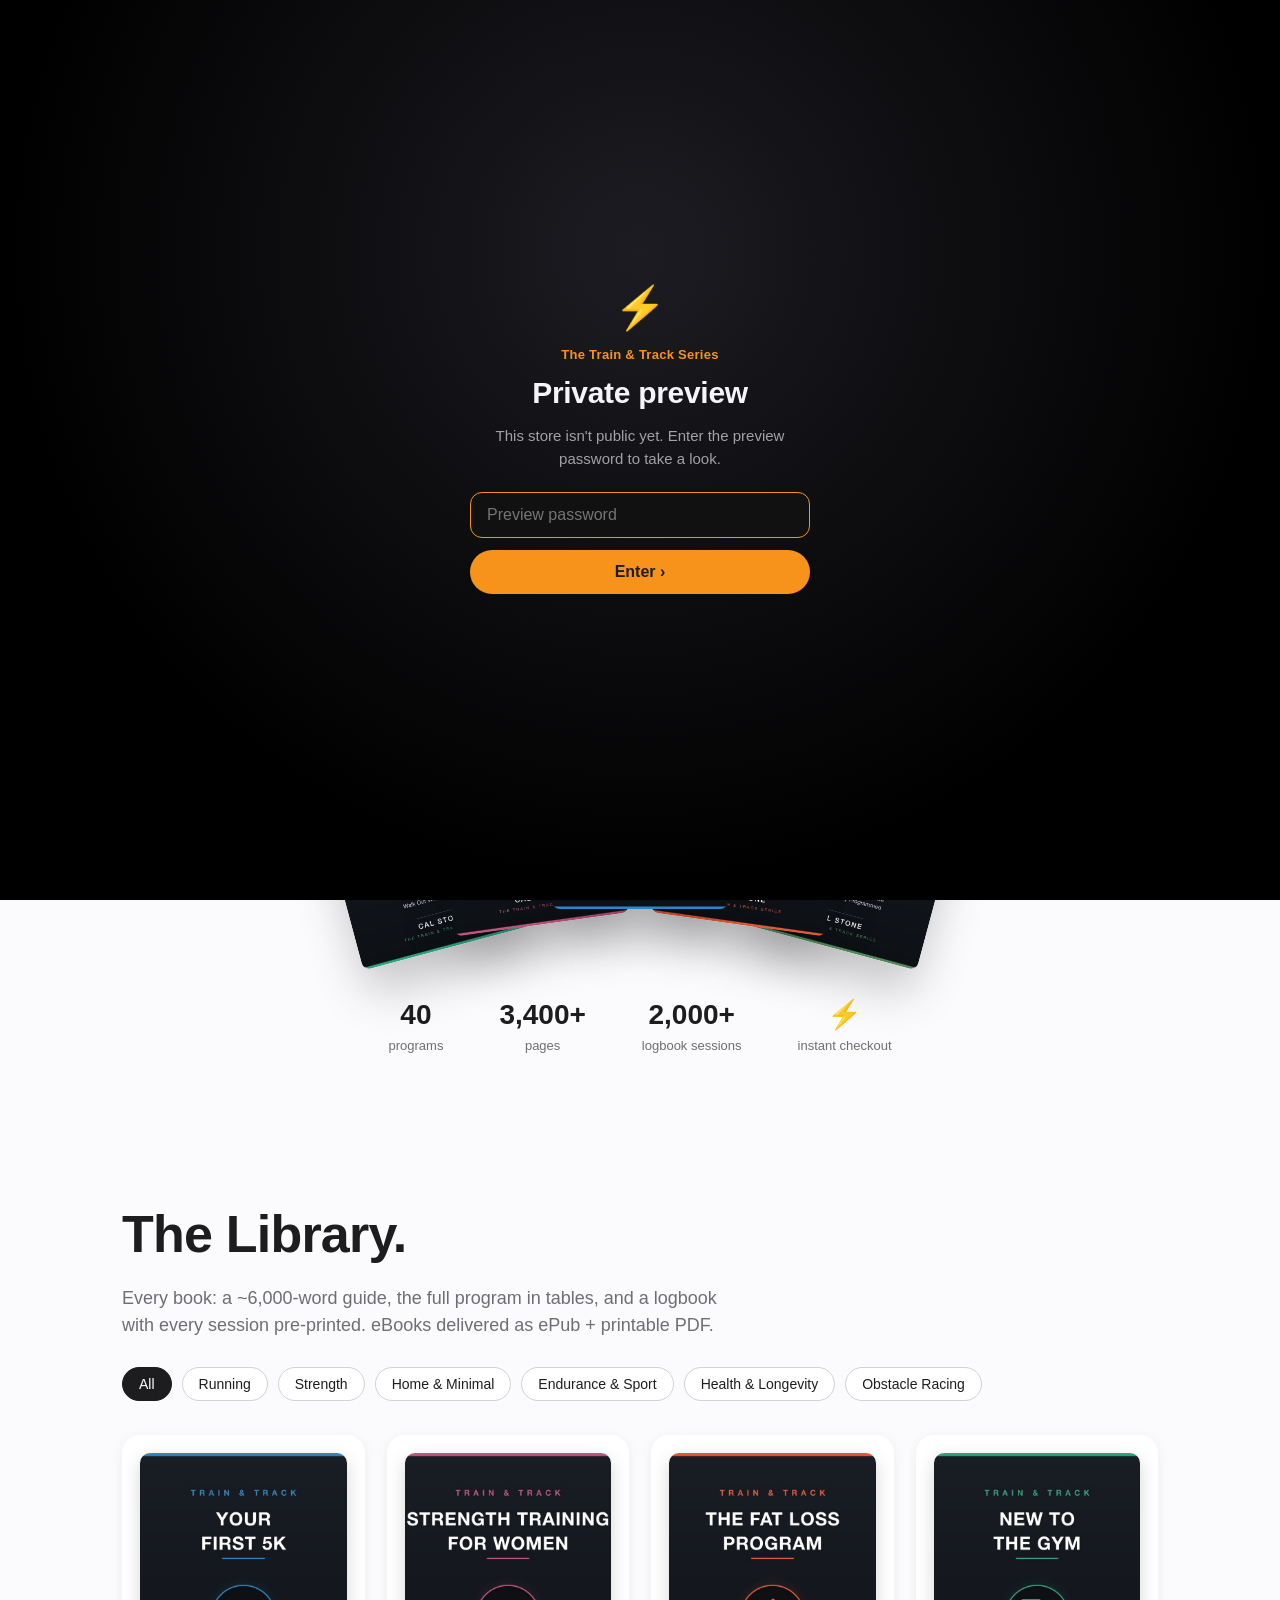
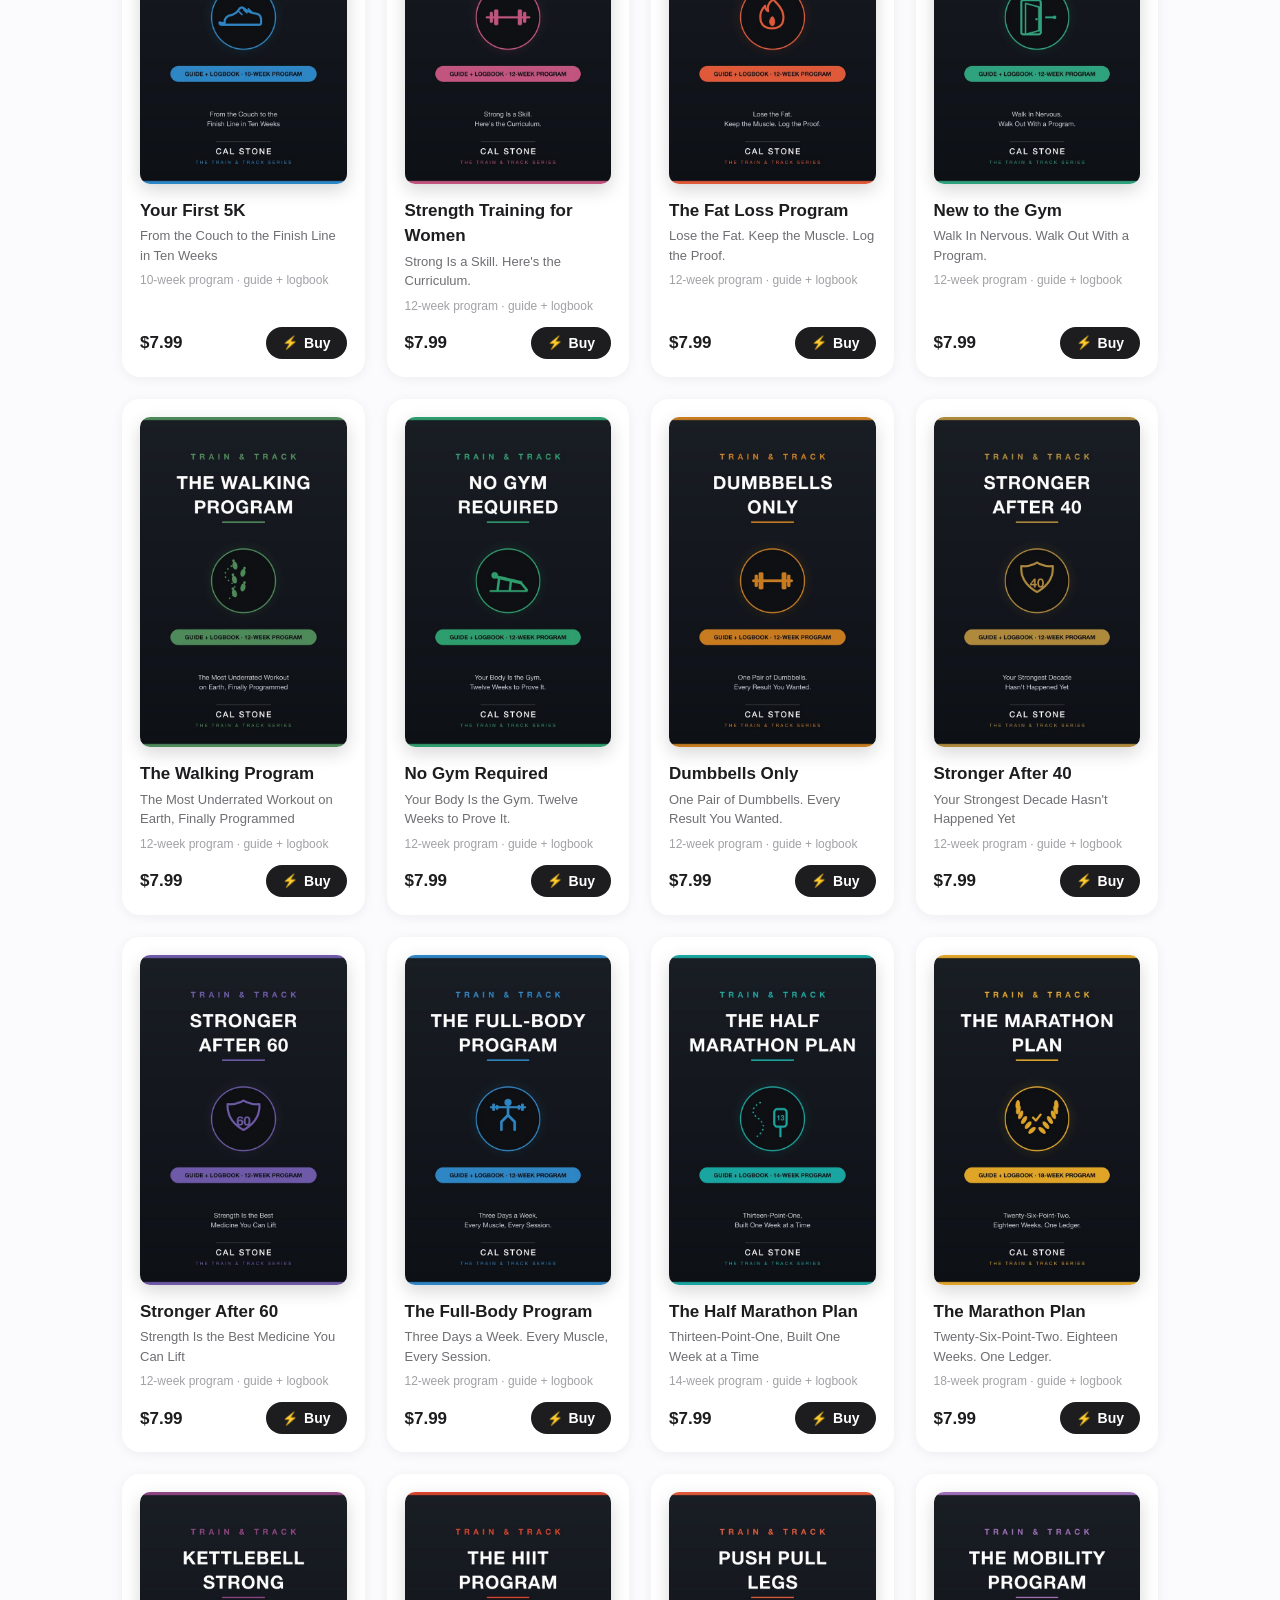
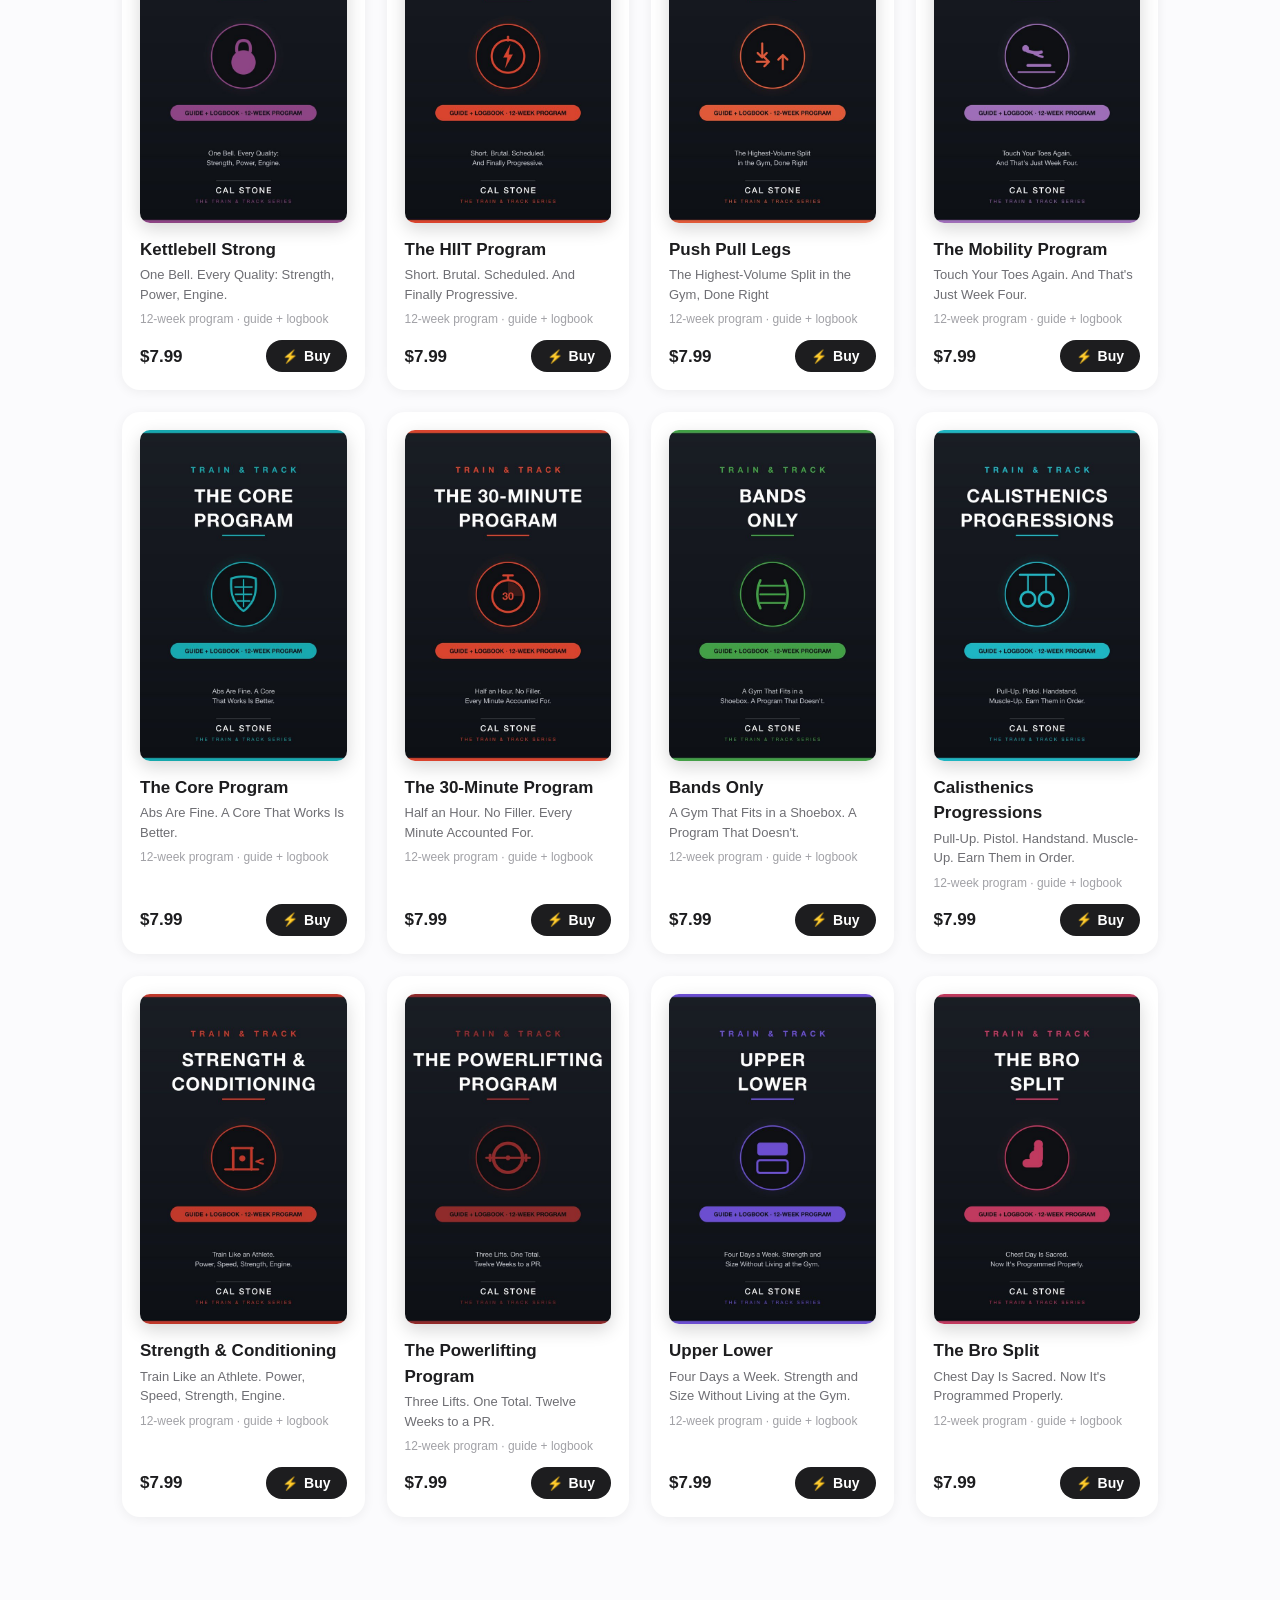
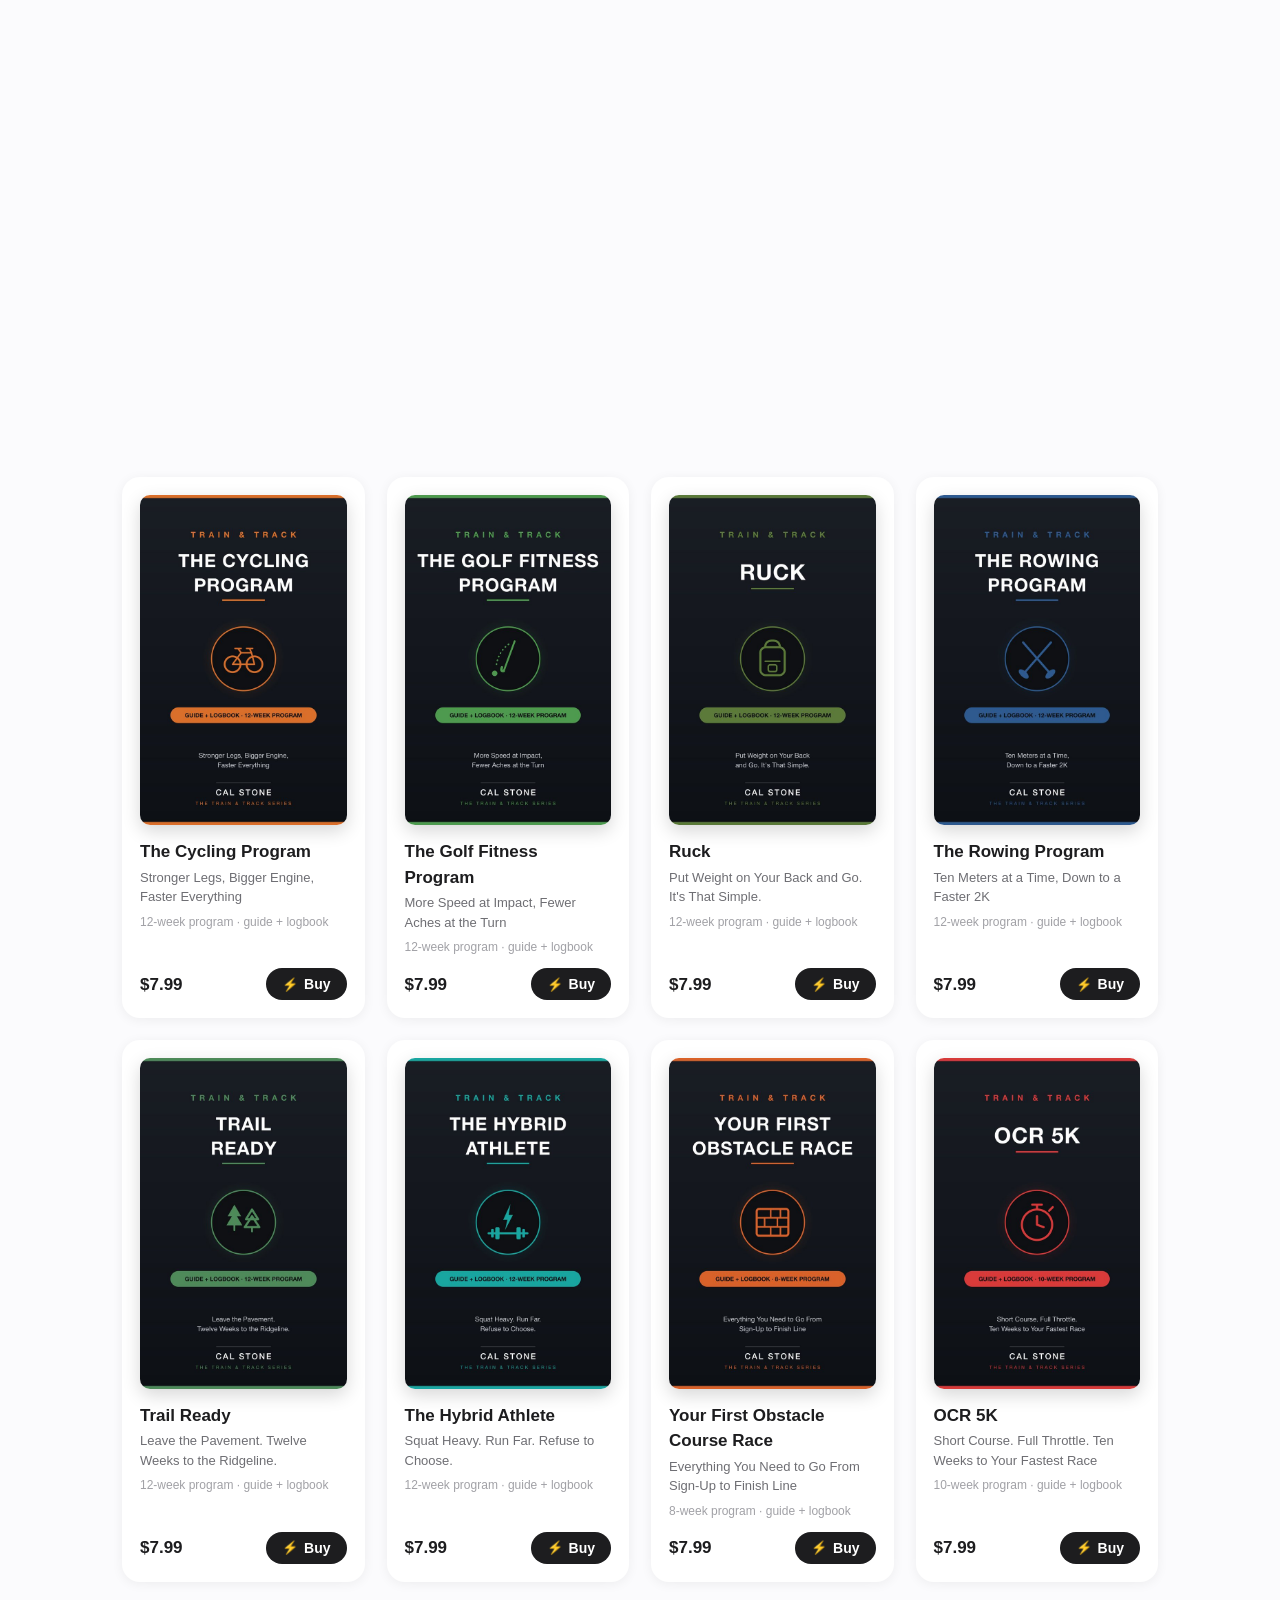
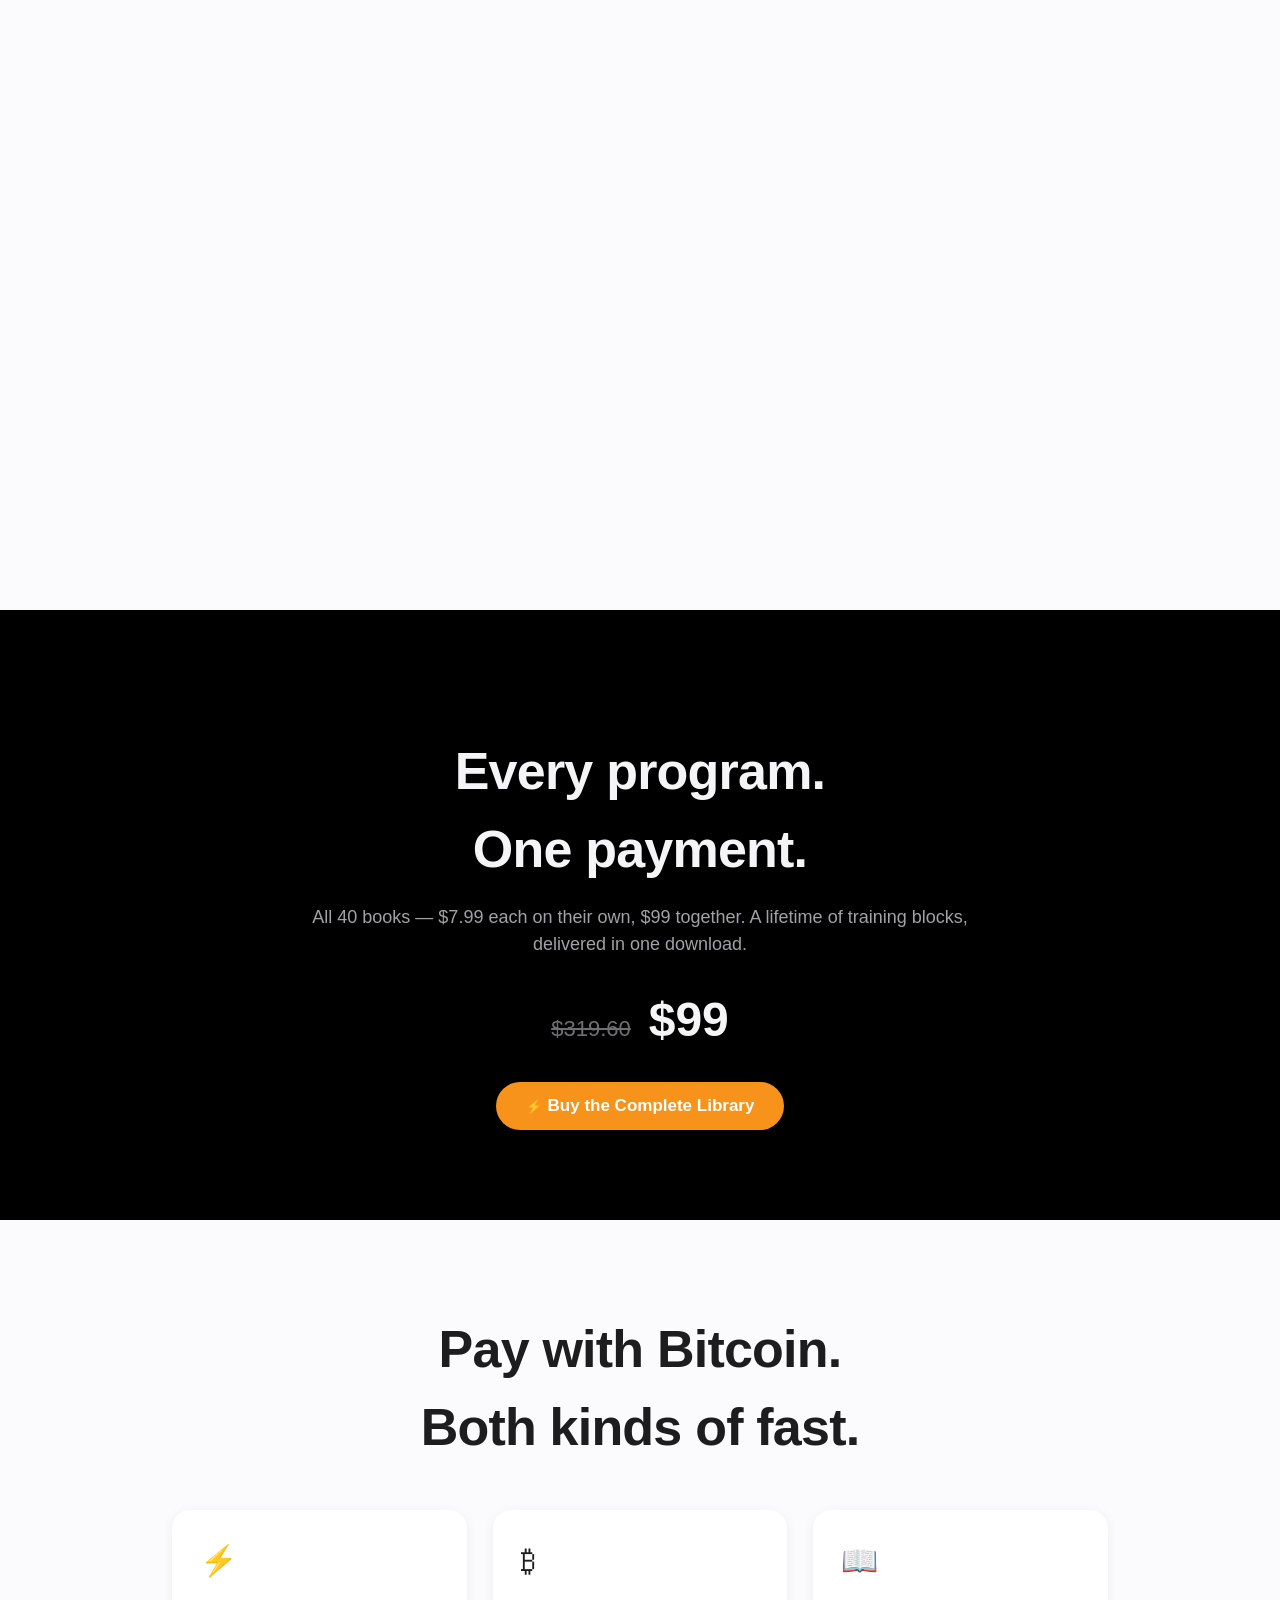
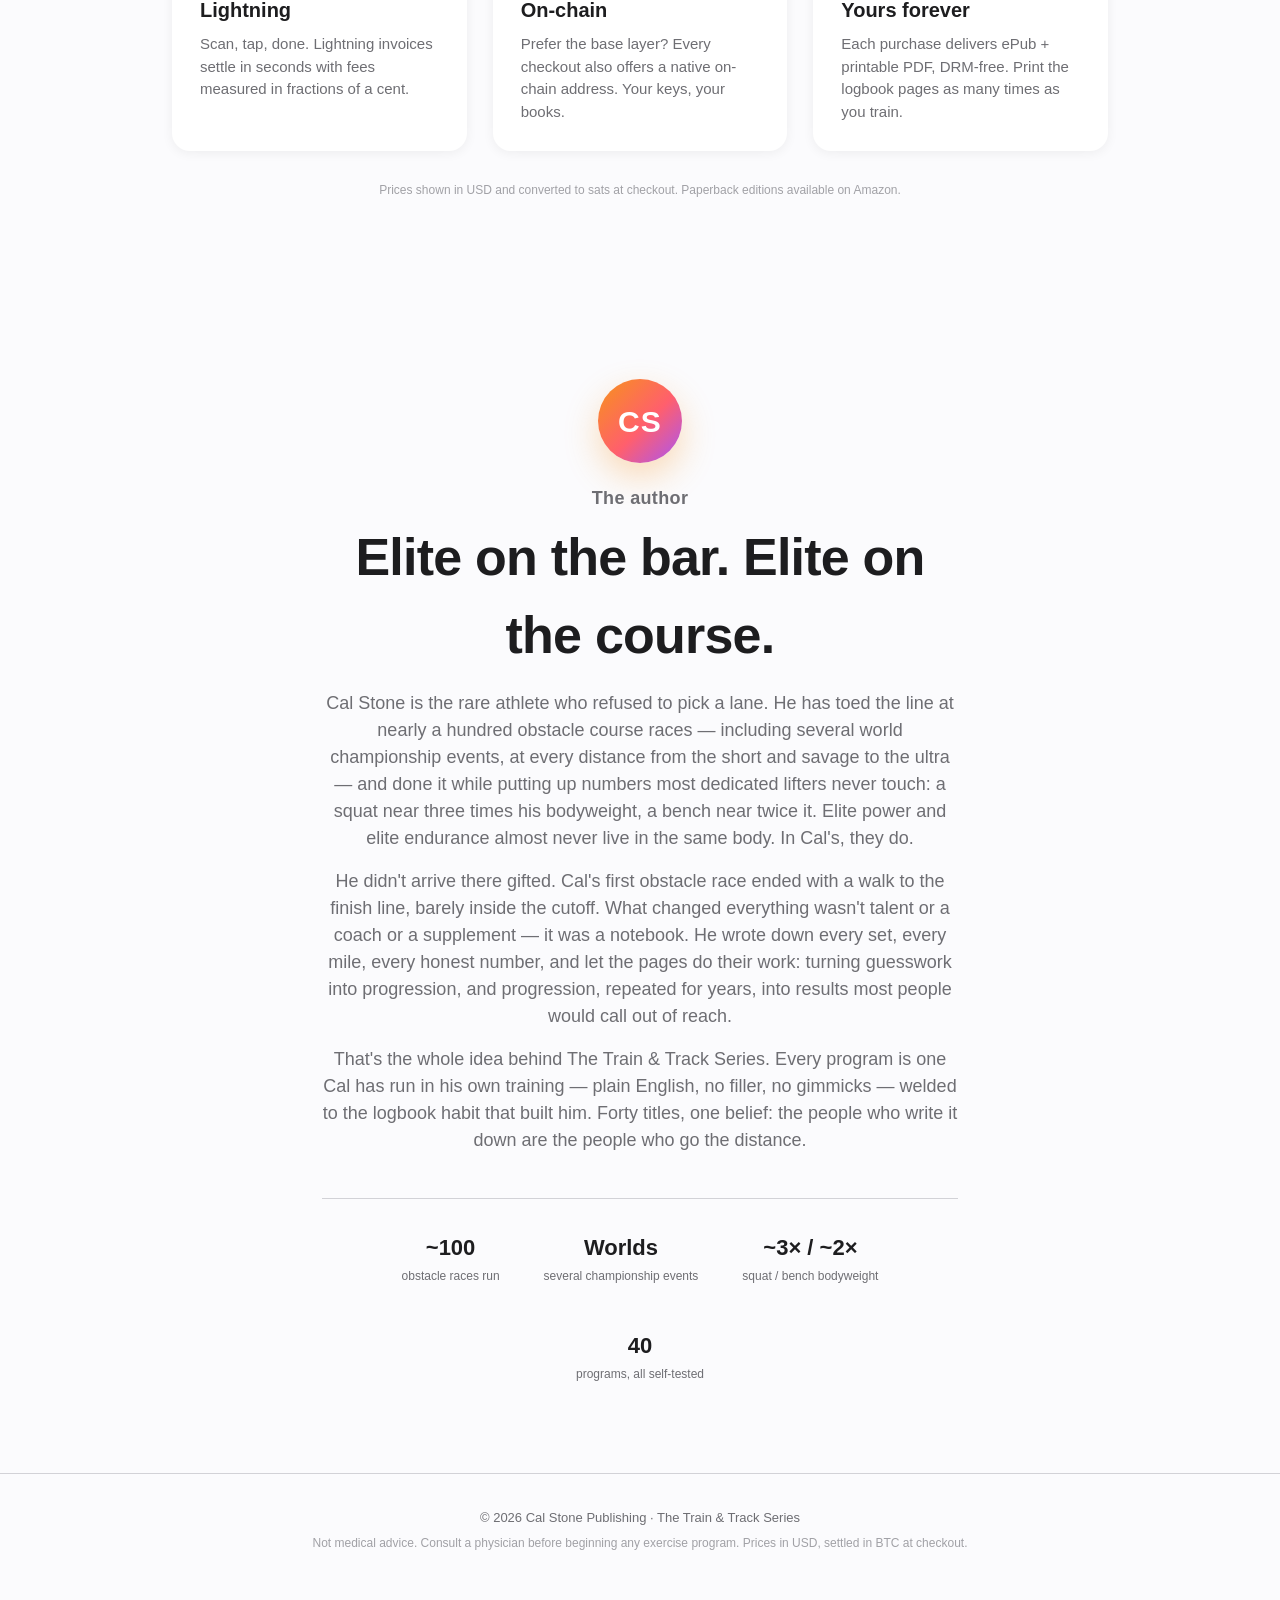
<file: index.html>
<!DOCTYPE html>
<html lang="en">
<head>
<meta charset="utf-8" />
<meta name="viewport" content="width=device-width, initial-scale=1" />
<title>Cal Stone — The Train &amp; Track Series</title>
<meta name="description" content="40 complete training programs, each with a built-in logbook. Pay with Bitcoin — Lightning or on-chain." />
<meta property="og:type" content="website" />
<meta property="og:site_name" content="Cal Stone — The Train &amp; Track Series" />
<meta property="og:title" content="Train. Track. Conquer." />
<meta property="og:description" content="40 complete training programs, each with a built-in logbook. Pay with Bitcoin — Lightning or on-chain." />
<meta property="og:url" content="https://jsunaldo.github.io/train-track-preview/" />
<meta property="og:image" content="https://jsunaldo.github.io/train-track-preview/social-card.png" />
<meta property="og:image:width" content="1200" />
<meta property="og:image:height" content="630" />
<meta name="twitter:card" content="summary_large_image" />
<meta name="twitter:image" content="https://jsunaldo.github.io/train-track-preview/social-card.png" />
<link rel="icon" type="image/png" sizes="32x32" href="favicon-32.png" />
<link rel="icon" type="image/png" sizes="16x16" href="favicon-16.png" />
<link rel="apple-touch-icon" href="apple-touch-icon.png" />
<link rel="manifest" href="manifest.webmanifest" />
<meta name="theme-color" content="#fbfbfd" />
<meta name="apple-mobile-web-app-capable" content="yes" />
<meta name="apple-mobile-web-app-status-bar-style" content="default" />
<meta name="apple-mobile-web-app-title" content="Cal Stone" />
<meta name="robots" content="noindex, nofollow" />
<script>if(sessionStorage.getItem("cs_preview_ok")==="1"){document.documentElement.classList.add("cs-open");}</script>
<link rel="stylesheet" href="style.css" />
</head>
<body>

<nav id="nav">
  <div class="nav-inner">
    <a class="brand" href="#top"><span class="brand-mark">CS</span>CAL STONE</a>
    <div class="nav-links">
      <a href="#library">Library</a>
      <a href="#bundle">Complete Library</a>
      <a href="#bitcoin">Pay with Bitcoin</a>
      <a href="#about">About</a>
    </div>
    <span class="nav-badge">&#9889; Bitcoin accepted</span>
  </div>
</nav>

<header class="hero" id="top">
  <p class="eyebrow reveal">The Train &amp; Track Series</p>
  <h1 class="reveal">Train. Track.<br /><span class="grad">Conquer.</span></h1>
  <p class="sub reveal">Forty complete training programs — strength, running, obstacle racing, and everything
  between. Every book pairs a plain-English guide with a built-in logbook: every session of every week,
  pre-printed as a fillable page. Pay with Lightning. Start tonight.</p>
  <div class="cta-row reveal">
    <a class="btn-primary" href="#library">Browse the Library</a>
    <a class="btn-ghost" href="#bundle">Get all 40 for $99 &rsaquo;</a>
  </div>
  <div class="fan-stage reveal">
          <img class="fan fan-0" src="covers/first-5k.jpg" alt="Your First 5K cover" />
          <img class="fan fan-1" src="covers/women-strength.jpg" alt="Strength Training for Women cover" />
          <img class="fan fan-2" src="covers/fat-loss.jpg" alt="The Fat Loss Program cover" />
          <img class="fan fan-3" src="covers/new-to-gym.jpg" alt="New to the Gym cover" />
          <img class="fan fan-4" src="covers/walking.jpg" alt="The Walking Program cover" />
  </div>
  <div class="stat-strip reveal">
    <div><strong>40</strong><span>programs</span></div>
    <div><strong>3,400+</strong><span>pages</span></div>
    <div><strong>2,000+</strong><span>logbook sessions</span></div>
    <div><strong>&#9889;</strong><span>instant checkout</span></div>
  </div>
</header>

<main>
  <section class="library" id="library">
    <h2 class="reveal">The Library.</h2>
    <p class="section-sub reveal">Every book: a ~6,000-word guide, the full program in tables, and a logbook
    with every session pre-printed. eBooks delivered as ePub + printable PDF.</p>
    <div class="pills reveal">
        <button class="pill active" data-filter="All">All</button>
        <button class="pill" data-filter="Running">Running</button>
        <button class="pill" data-filter="Strength">Strength</button>
        <button class="pill" data-filter="Home &amp; Minimal">Home &amp; Minimal</button>
        <button class="pill" data-filter="Endurance &amp; Sport">Endurance &amp; Sport</button>
        <button class="pill" data-filter="Health &amp; Longevity">Health &amp; Longevity</button>
        <button class="pill" data-filter="Obstacle Racing">Obstacle Racing</button>
    </div>
    <div class="grid" id="grid">
      <article class="card reveal" data-cat="Running" data-dir="first-5k" tabindex="0" role="button" aria-label="Preview Your First 5K">
        <div class="cover-wrap"><img loading="lazy" src="covers/first-5k.jpg" alt="Your First 5K book cover" /><span class="cover-cta">Look inside</span></div>
        <h3>Your First 5K</h3>
        <p class="card-tag">From the Couch to the Finish Line in Ten Weeks</p>
        <p class="card-meta">10-week program · guide + logbook</p>
        <div class="card-buy">
          <span class="price">$7.99</span>
          <button class="btn-buy" data-dir="first-5k" data-title="Your First 5K" data-price="7.99">
            <span class="bolt">&#9889;</span> Buy
          </button>
        </div>
      </article>
      <article class="card reveal" data-cat="Strength" data-dir="women-strength" tabindex="0" role="button" aria-label="Preview Strength Training for Women">
        <div class="cover-wrap"><img loading="lazy" src="covers/women-strength.jpg" alt="Strength Training for Women book cover" /><span class="cover-cta">Look inside</span></div>
        <h3>Strength Training for Women</h3>
        <p class="card-tag">Strong Is a Skill. Here's the Curriculum.</p>
        <p class="card-meta">12-week program · guide + logbook</p>
        <div class="card-buy">
          <span class="price">$7.99</span>
          <button class="btn-buy" data-dir="women-strength" data-title="Strength Training for Women" data-price="7.99">
            <span class="bolt">&#9889;</span> Buy
          </button>
        </div>
      </article>
      <article class="card reveal" data-cat="Health &amp; Longevity" data-dir="fat-loss" tabindex="0" role="button" aria-label="Preview The Fat Loss Program">
        <div class="cover-wrap"><img loading="lazy" src="covers/fat-loss.jpg" alt="The Fat Loss Program book cover" /><span class="cover-cta">Look inside</span></div>
        <h3>The Fat Loss Program</h3>
        <p class="card-tag">Lose the Fat. Keep the Muscle. Log the Proof.</p>
        <p class="card-meta">12-week program · guide + logbook</p>
        <div class="card-buy">
          <span class="price">$7.99</span>
          <button class="btn-buy" data-dir="fat-loss" data-title="The Fat Loss Program" data-price="7.99">
            <span class="bolt">&#9889;</span> Buy
          </button>
        </div>
      </article>
      <article class="card reveal" data-cat="Strength" data-dir="new-to-gym" tabindex="0" role="button" aria-label="Preview New to the Gym">
        <div class="cover-wrap"><img loading="lazy" src="covers/new-to-gym.jpg" alt="New to the Gym book cover" /><span class="cover-cta">Look inside</span></div>
        <h3>New to the Gym</h3>
        <p class="card-tag">Walk In Nervous. Walk Out With a Program.</p>
        <p class="card-meta">12-week program · guide + logbook</p>
        <div class="card-buy">
          <span class="price">$7.99</span>
          <button class="btn-buy" data-dir="new-to-gym" data-title="New to the Gym" data-price="7.99">
            <span class="bolt">&#9889;</span> Buy
          </button>
        </div>
      </article>
      <article class="card reveal" data-cat="Health &amp; Longevity" data-dir="walking" tabindex="0" role="button" aria-label="Preview The Walking Program">
        <div class="cover-wrap"><img loading="lazy" src="covers/walking.jpg" alt="The Walking Program book cover" /><span class="cover-cta">Look inside</span></div>
        <h3>The Walking Program</h3>
        <p class="card-tag">The Most Underrated Workout on Earth, Finally Programmed</p>
        <p class="card-meta">12-week program · guide + logbook</p>
        <div class="card-buy">
          <span class="price">$7.99</span>
          <button class="btn-buy" data-dir="walking" data-title="The Walking Program" data-price="7.99">
            <span class="bolt">&#9889;</span> Buy
          </button>
        </div>
      </article>
      <article class="card reveal" data-cat="Home &amp; Minimal" data-dir="bodyweight" tabindex="0" role="button" aria-label="Preview No Gym Required">
        <div class="cover-wrap"><img loading="lazy" src="covers/bodyweight.jpg" alt="No Gym Required book cover" /><span class="cover-cta">Look inside</span></div>
        <h3>No Gym Required</h3>
        <p class="card-tag">Your Body Is the Gym. Twelve Weeks to Prove It.</p>
        <p class="card-meta">12-week program · guide + logbook</p>
        <div class="card-buy">
          <span class="price">$7.99</span>
          <button class="btn-buy" data-dir="bodyweight" data-title="No Gym Required" data-price="7.99">
            <span class="bolt">&#9889;</span> Buy
          </button>
        </div>
      </article>
      <article class="card reveal" data-cat="Home &amp; Minimal" data-dir="dumbbells-only" tabindex="0" role="button" aria-label="Preview Dumbbells Only">
        <div class="cover-wrap"><img loading="lazy" src="covers/dumbbells-only.jpg" alt="Dumbbells Only book cover" /><span class="cover-cta">Look inside</span></div>
        <h3>Dumbbells Only</h3>
        <p class="card-tag">One Pair of Dumbbells. Every Result You Wanted.</p>
        <p class="card-meta">12-week program · guide + logbook</p>
        <div class="card-buy">
          <span class="price">$7.99</span>
          <button class="btn-buy" data-dir="dumbbells-only" data-title="Dumbbells Only" data-price="7.99">
            <span class="bolt">&#9889;</span> Buy
          </button>
        </div>
      </article>
      <article class="card reveal" data-cat="Health &amp; Longevity" data-dir="over-40" tabindex="0" role="button" aria-label="Preview Stronger After 40">
        <div class="cover-wrap"><img loading="lazy" src="covers/over-40.jpg" alt="Stronger After 40 book cover" /><span class="cover-cta">Look inside</span></div>
        <h3>Stronger After 40</h3>
        <p class="card-tag">Your Strongest Decade Hasn't Happened Yet</p>
        <p class="card-meta">12-week program · guide + logbook</p>
        <div class="card-buy">
          <span class="price">$7.99</span>
          <button class="btn-buy" data-dir="over-40" data-title="Stronger After 40" data-price="7.99">
            <span class="bolt">&#9889;</span> Buy
          </button>
        </div>
      </article>
      <article class="card reveal" data-cat="Health &amp; Longevity" data-dir="over-60" tabindex="0" role="button" aria-label="Preview Stronger After 60">
        <div class="cover-wrap"><img loading="lazy" src="covers/over-60.jpg" alt="Stronger After 60 book cover" /><span class="cover-cta">Look inside</span></div>
        <h3>Stronger After 60</h3>
        <p class="card-tag">Strength Is the Best Medicine You Can Lift</p>
        <p class="card-meta">12-week program · guide + logbook</p>
        <div class="card-buy">
          <span class="price">$7.99</span>
          <button class="btn-buy" data-dir="over-60" data-title="Stronger After 60" data-price="7.99">
            <span class="bolt">&#9889;</span> Buy
          </button>
        </div>
      </article>
      <article class="card reveal" data-cat="Strength" data-dir="full-body" tabindex="0" role="button" aria-label="Preview The Full-Body Program">
        <div class="cover-wrap"><img loading="lazy" src="covers/full-body.jpg" alt="The Full-Body Program book cover" /><span class="cover-cta">Look inside</span></div>
        <h3>The Full-Body Program</h3>
        <p class="card-tag">Three Days a Week. Every Muscle, Every Session.</p>
        <p class="card-meta">12-week program · guide + logbook</p>
        <div class="card-buy">
          <span class="price">$7.99</span>
          <button class="btn-buy" data-dir="full-body" data-title="The Full-Body Program" data-price="7.99">
            <span class="bolt">&#9889;</span> Buy
          </button>
        </div>
      </article>
      <article class="card reveal" data-cat="Running" data-dir="half-marathon" tabindex="0" role="button" aria-label="Preview The Half Marathon Plan">
        <div class="cover-wrap"><img loading="lazy" src="covers/half-marathon.jpg" alt="The Half Marathon Plan book cover" /><span class="cover-cta">Look inside</span></div>
        <h3>The Half Marathon Plan</h3>
        <p class="card-tag">Thirteen-Point-One, Built One Week at a Time</p>
        <p class="card-meta">14-week program · guide + logbook</p>
        <div class="card-buy">
          <span class="price">$7.99</span>
          <button class="btn-buy" data-dir="half-marathon" data-title="The Half Marathon Plan" data-price="7.99">
            <span class="bolt">&#9889;</span> Buy
          </button>
        </div>
      </article>
      <article class="card reveal" data-cat="Running" data-dir="marathon" tabindex="0" role="button" aria-label="Preview The Marathon Plan">
        <div class="cover-wrap"><img loading="lazy" src="covers/marathon.jpg" alt="The Marathon Plan book cover" /><span class="cover-cta">Look inside</span></div>
        <h3>The Marathon Plan</h3>
        <p class="card-tag">Twenty-Six-Point-Two. Eighteen Weeks. One Ledger.</p>
        <p class="card-meta">18-week program · guide + logbook</p>
        <div class="card-buy">
          <span class="price">$7.99</span>
          <button class="btn-buy" data-dir="marathon" data-title="The Marathon Plan" data-price="7.99">
            <span class="bolt">&#9889;</span> Buy
          </button>
        </div>
      </article>
      <article class="card reveal" data-cat="Home &amp; Minimal" data-dir="kettlebell" tabindex="0" role="button" aria-label="Preview Kettlebell Strong">
        <div class="cover-wrap"><img loading="lazy" src="covers/kettlebell.jpg" alt="Kettlebell Strong book cover" /><span class="cover-cta">Look inside</span></div>
        <h3>Kettlebell Strong</h3>
        <p class="card-tag">One Bell. Every Quality: Strength, Power, Engine.</p>
        <p class="card-meta">12-week program · guide + logbook</p>
        <div class="card-buy">
          <span class="price">$7.99</span>
          <button class="btn-buy" data-dir="kettlebell" data-title="Kettlebell Strong" data-price="7.99">
            <span class="bolt">&#9889;</span> Buy
          </button>
        </div>
      </article>
      <article class="card reveal" data-cat="Health &amp; Longevity" data-dir="hiit" tabindex="0" role="button" aria-label="Preview The HIIT Program">
        <div class="cover-wrap"><img loading="lazy" src="covers/hiit.jpg" alt="The HIIT Program book cover" /><span class="cover-cta">Look inside</span></div>
        <h3>The HIIT Program</h3>
        <p class="card-tag">Short. Brutal. Scheduled. And Finally Progressive.</p>
        <p class="card-meta">12-week program · guide + logbook</p>
        <div class="card-buy">
          <span class="price">$7.99</span>
          <button class="btn-buy" data-dir="hiit" data-title="The HIIT Program" data-price="7.99">
            <span class="bolt">&#9889;</span> Buy
          </button>
        </div>
      </article>
      <article class="card reveal" data-cat="Strength" data-dir="push-pull-legs" tabindex="0" role="button" aria-label="Preview Push Pull Legs">
        <div class="cover-wrap"><img loading="lazy" src="covers/push-pull-legs.jpg" alt="Push Pull Legs book cover" /><span class="cover-cta">Look inside</span></div>
        <h3>Push Pull Legs</h3>
        <p class="card-tag">The Highest-Volume Split in the Gym, Done Right</p>
        <p class="card-meta">12-week program · guide + logbook</p>
        <div class="card-buy">
          <span class="price">$7.99</span>
          <button class="btn-buy" data-dir="push-pull-legs" data-title="Push Pull Legs" data-price="7.99">
            <span class="bolt">&#9889;</span> Buy
          </button>
        </div>
      </article>
      <article class="card reveal" data-cat="Health &amp; Longevity" data-dir="mobility" tabindex="0" role="button" aria-label="Preview The Mobility Program">
        <div class="cover-wrap"><img loading="lazy" src="covers/mobility.jpg" alt="The Mobility Program book cover" /><span class="cover-cta">Look inside</span></div>
        <h3>The Mobility Program</h3>
        <p class="card-tag">Touch Your Toes Again. And That's Just Week Four.</p>
        <p class="card-meta">12-week program · guide + logbook</p>
        <div class="card-buy">
          <span class="price">$7.99</span>
          <button class="btn-buy" data-dir="mobility" data-title="The Mobility Program" data-price="7.99">
            <span class="bolt">&#9889;</span> Buy
          </button>
        </div>
      </article>
      <article class="card reveal" data-cat="Health &amp; Longevity" data-dir="core" tabindex="0" role="button" aria-label="Preview The Core Program">
        <div class="cover-wrap"><img loading="lazy" src="covers/core.jpg" alt="The Core Program book cover" /><span class="cover-cta">Look inside</span></div>
        <h3>The Core Program</h3>
        <p class="card-tag">Abs Are Fine. A Core That Works Is Better.</p>
        <p class="card-meta">12-week program · guide + logbook</p>
        <div class="card-buy">
          <span class="price">$7.99</span>
          <button class="btn-buy" data-dir="core" data-title="The Core Program" data-price="7.99">
            <span class="bolt">&#9889;</span> Buy
          </button>
        </div>
      </article>
      <article class="card reveal" data-cat="Home &amp; Minimal" data-dir="thirty-minute" tabindex="0" role="button" aria-label="Preview The 30-Minute Program">
        <div class="cover-wrap"><img loading="lazy" src="covers/thirty-minute.jpg" alt="The 30-Minute Program book cover" /><span class="cover-cta">Look inside</span></div>
        <h3>The 30-Minute Program</h3>
        <p class="card-tag">Half an Hour. No Filler. Every Minute Accounted For.</p>
        <p class="card-meta">12-week program · guide + logbook</p>
        <div class="card-buy">
          <span class="price">$7.99</span>
          <button class="btn-buy" data-dir="thirty-minute" data-title="The 30-Minute Program" data-price="7.99">
            <span class="bolt">&#9889;</span> Buy
          </button>
        </div>
      </article>
      <article class="card reveal" data-cat="Home &amp; Minimal" data-dir="bands-only" tabindex="0" role="button" aria-label="Preview Bands Only">
        <div class="cover-wrap"><img loading="lazy" src="covers/bands-only.jpg" alt="Bands Only book cover" /><span class="cover-cta">Look inside</span></div>
        <h3>Bands Only</h3>
        <p class="card-tag">A Gym That Fits in a Shoebox. A Program That Doesn't.</p>
        <p class="card-meta">12-week program · guide + logbook</p>
        <div class="card-buy">
          <span class="price">$7.99</span>
          <button class="btn-buy" data-dir="bands-only" data-title="Bands Only" data-price="7.99">
            <span class="bolt">&#9889;</span> Buy
          </button>
        </div>
      </article>
      <article class="card reveal" data-cat="Home &amp; Minimal" data-dir="calisthenics" tabindex="0" role="button" aria-label="Preview Calisthenics Progressions">
        <div class="cover-wrap"><img loading="lazy" src="covers/calisthenics.jpg" alt="Calisthenics Progressions book cover" /><span class="cover-cta">Look inside</span></div>
        <h3>Calisthenics Progressions</h3>
        <p class="card-tag">Pull-Up. Pistol. Handstand. Muscle-Up. Earn Them in Order.</p>
        <p class="card-meta">12-week program · guide + logbook</p>
        <div class="card-buy">
          <span class="price">$7.99</span>
          <button class="btn-buy" data-dir="calisthenics" data-title="Calisthenics Progressions" data-price="7.99">
            <span class="bolt">&#9889;</span> Buy
          </button>
        </div>
      </article>
      <article class="card reveal" data-cat="Strength" data-dir="strength-conditioning" tabindex="0" role="button" aria-label="Preview Strength &amp; Conditioning">
        <div class="cover-wrap"><img loading="lazy" src="covers/strength-conditioning.jpg" alt="Strength &amp; Conditioning book cover" /><span class="cover-cta">Look inside</span></div>
        <h3>Strength &amp; Conditioning</h3>
        <p class="card-tag">Train Like an Athlete. Power, Speed, Strength, Engine.</p>
        <p class="card-meta">12-week program · guide + logbook</p>
        <div class="card-buy">
          <span class="price">$7.99</span>
          <button class="btn-buy" data-dir="strength-conditioning" data-title="Strength &amp; Conditioning" data-price="7.99">
            <span class="bolt">&#9889;</span> Buy
          </button>
        </div>
      </article>
      <article class="card reveal" data-cat="Strength" data-dir="powerlifting" tabindex="0" role="button" aria-label="Preview The Powerlifting Program">
        <div class="cover-wrap"><img loading="lazy" src="covers/powerlifting.jpg" alt="The Powerlifting Program book cover" /><span class="cover-cta">Look inside</span></div>
        <h3>The Powerlifting Program</h3>
        <p class="card-tag">Three Lifts. One Total. Twelve Weeks to a PR.</p>
        <p class="card-meta">12-week program · guide + logbook</p>
        <div class="card-buy">
          <span class="price">$7.99</span>
          <button class="btn-buy" data-dir="powerlifting" data-title="The Powerlifting Program" data-price="7.99">
            <span class="bolt">&#9889;</span> Buy
          </button>
        </div>
      </article>
      <article class="card reveal" data-cat="Strength" data-dir="upper-lower" tabindex="0" role="button" aria-label="Preview Upper Lower">
        <div class="cover-wrap"><img loading="lazy" src="covers/upper-lower.jpg" alt="Upper Lower book cover" /><span class="cover-cta">Look inside</span></div>
        <h3>Upper Lower</h3>
        <p class="card-tag">Four Days a Week. Strength and Size Without Living at the Gym.</p>
        <p class="card-meta">12-week program · guide + logbook</p>
        <div class="card-buy">
          <span class="price">$7.99</span>
          <button class="btn-buy" data-dir="upper-lower" data-title="Upper Lower" data-price="7.99">
            <span class="bolt">&#9889;</span> Buy
          </button>
        </div>
      </article>
      <article class="card reveal" data-cat="Strength" data-dir="bro-split" tabindex="0" role="button" aria-label="Preview The Bro Split">
        <div class="cover-wrap"><img loading="lazy" src="covers/bro-split.jpg" alt="The Bro Split book cover" /><span class="cover-cta">Look inside</span></div>
        <h3>The Bro Split</h3>
        <p class="card-tag">Chest Day Is Sacred. Now It's Programmed Properly.</p>
        <p class="card-meta">12-week program · guide + logbook</p>
        <div class="card-buy">
          <span class="price">$7.99</span>
          <button class="btn-buy" data-dir="bro-split" data-title="The Bro Split" data-price="7.99">
            <span class="bolt">&#9889;</span> Buy
          </button>
        </div>
      </article>
      <article class="card reveal" data-cat="Home &amp; Minimal" data-dir="pushup-pullup" tabindex="0" role="button" aria-label="Preview Push-Ups &amp; Pull-Ups">
        <div class="cover-wrap"><img loading="lazy" src="covers/pushup-pullup.jpg" alt="Push-Ups &amp; Pull-Ups book cover" /><span class="cover-cta">Look inside</span></div>
        <h3>Push-Ups &amp; Pull-Ups</h3>
        <p class="card-tag">Two Numbers That Tell the Truth About Strength</p>
        <p class="card-meta">12-week program · guide + logbook</p>
        <div class="card-buy">
          <span class="price">$7.99</span>
          <button class="btn-buy" data-dir="pushup-pullup" data-title="Push-Ups &amp; Pull-Ups" data-price="7.99">
            <span class="bolt">&#9889;</span> Buy
          </button>
        </div>
      </article>
      <article class="card reveal" data-cat="Strength" data-dir="garage-gym" tabindex="0" role="button" aria-label="Preview Garage Gym Strong">
        <div class="cover-wrap"><img loading="lazy" src="covers/garage-gym.jpg" alt="Garage Gym Strong book cover" /><span class="cover-cta">Look inside</span></div>
        <h3>Garage Gym Strong</h3>
        <p class="card-tag">A Bar, a Rack, and Plates. Everything Else Is Optional.</p>
        <p class="card-meta">12-week program · guide + logbook</p>
        <div class="card-buy">
          <span class="price">$7.99</span>
          <button class="btn-buy" data-dir="garage-gym" data-title="Garage Gym Strong" data-price="7.99">
            <span class="bolt">&#9889;</span> Buy
          </button>
        </div>
      </article>
      <article class="card reveal" data-cat="Endurance &amp; Sport" data-dir="tactical" tabindex="0" role="button" aria-label="Preview Tactical Fit">
        <div class="cover-wrap"><img loading="lazy" src="covers/tactical.jpg" alt="Tactical Fit book cover" /><span class="cover-cta">Look inside</span></div>
        <h3>Tactical Fit</h3>
        <p class="card-tag">Test Day Is Scheduled. Now Your Training Is Too.</p>
        <p class="card-meta">12-week program · guide + logbook</p>
        <div class="card-buy">
          <span class="price">$7.99</span>
          <button class="btn-buy" data-dir="tactical" data-title="Tactical Fit" data-price="7.99">
            <span class="bolt">&#9889;</span> Buy
          </button>
        </div>
      </article>
      <article class="card reveal" data-cat="Endurance &amp; Sport" data-dir="first-triathlon" tabindex="0" role="button" aria-label="Preview Your First Triathlon">
        <div class="cover-wrap"><img loading="lazy" src="covers/first-triathlon.jpg" alt="Your First Triathlon book cover" /><span class="cover-cta">Look inside</span></div>
        <h3>Your First Triathlon</h3>
        <p class="card-tag">Swim. Bike. Run. One Logbook, One Finish Line.</p>
        <p class="card-meta">12-week program · guide + logbook</p>
        <div class="card-buy">
          <span class="price">$7.99</span>
          <button class="btn-buy" data-dir="first-triathlon" data-title="Your First Triathlon" data-price="7.99">
            <span class="bolt">&#9889;</span> Buy
          </button>
        </div>
      </article>
      <article class="card reveal" data-cat="Endurance &amp; Sport" data-dir="cycling" tabindex="0" role="button" aria-label="Preview The Cycling Program">
        <div class="cover-wrap"><img loading="lazy" src="covers/cycling.jpg" alt="The Cycling Program book cover" /><span class="cover-cta">Look inside</span></div>
        <h3>The Cycling Program</h3>
        <p class="card-tag">Stronger Legs, Bigger Engine, Faster Everything</p>
        <p class="card-meta">12-week program · guide + logbook</p>
        <div class="card-buy">
          <span class="price">$7.99</span>
          <button class="btn-buy" data-dir="cycling" data-title="The Cycling Program" data-price="7.99">
            <span class="bolt">&#9889;</span> Buy
          </button>
        </div>
      </article>
      <article class="card reveal" data-cat="Endurance &amp; Sport" data-dir="golf-fitness" tabindex="0" role="button" aria-label="Preview The Golf Fitness Program">
        <div class="cover-wrap"><img loading="lazy" src="covers/golf-fitness.jpg" alt="The Golf Fitness Program book cover" /><span class="cover-cta">Look inside</span></div>
        <h3>The Golf Fitness Program</h3>
        <p class="card-tag">More Speed at Impact, Fewer Aches at the Turn</p>
        <p class="card-meta">12-week program · guide + logbook</p>
        <div class="card-buy">
          <span class="price">$7.99</span>
          <button class="btn-buy" data-dir="golf-fitness" data-title="The Golf Fitness Program" data-price="7.99">
            <span class="bolt">&#9889;</span> Buy
          </button>
        </div>
      </article>
      <article class="card reveal" data-cat="Endurance &amp; Sport" data-dir="ruck" tabindex="0" role="button" aria-label="Preview Ruck">
        <div class="cover-wrap"><img loading="lazy" src="covers/ruck.jpg" alt="Ruck book cover" /><span class="cover-cta">Look inside</span></div>
        <h3>Ruck</h3>
        <p class="card-tag">Put Weight on Your Back and Go. It's That Simple.</p>
        <p class="card-meta">12-week program · guide + logbook</p>
        <div class="card-buy">
          <span class="price">$7.99</span>
          <button class="btn-buy" data-dir="ruck" data-title="Ruck" data-price="7.99">
            <span class="bolt">&#9889;</span> Buy
          </button>
        </div>
      </article>
      <article class="card reveal" data-cat="Endurance &amp; Sport" data-dir="rowing" tabindex="0" role="button" aria-label="Preview The Rowing Program">
        <div class="cover-wrap"><img loading="lazy" src="covers/rowing.jpg" alt="The Rowing Program book cover" /><span class="cover-cta">Look inside</span></div>
        <h3>The Rowing Program</h3>
        <p class="card-tag">Ten Meters at a Time, Down to a Faster 2K</p>
        <p class="card-meta">12-week program · guide + logbook</p>
        <div class="card-buy">
          <span class="price">$7.99</span>
          <button class="btn-buy" data-dir="rowing" data-title="The Rowing Program" data-price="7.99">
            <span class="bolt">&#9889;</span> Buy
          </button>
        </div>
      </article>
      <article class="card reveal" data-cat="Running" data-dir="trail-ready" tabindex="0" role="button" aria-label="Preview Trail Ready">
        <div class="cover-wrap"><img loading="lazy" src="covers/trail-ready.jpg" alt="Trail Ready book cover" /><span class="cover-cta">Look inside</span></div>
        <h3>Trail Ready</h3>
        <p class="card-tag">Leave the Pavement. Twelve Weeks to the Ridgeline.</p>
        <p class="card-meta">12-week program · guide + logbook</p>
        <div class="card-buy">
          <span class="price">$7.99</span>
          <button class="btn-buy" data-dir="trail-ready" data-title="Trail Ready" data-price="7.99">
            <span class="bolt">&#9889;</span> Buy
          </button>
        </div>
      </article>
      <article class="card reveal" data-cat="Endurance &amp; Sport" data-dir="hybrid-athlete" tabindex="0" role="button" aria-label="Preview The Hybrid Athlete">
        <div class="cover-wrap"><img loading="lazy" src="covers/hybrid-athlete.jpg" alt="The Hybrid Athlete book cover" /><span class="cover-cta">Look inside</span></div>
        <h3>The Hybrid Athlete</h3>
        <p class="card-tag">Squat Heavy. Run Far. Refuse to Choose.</p>
        <p class="card-meta">12-week program · guide + logbook</p>
        <div class="card-buy">
          <span class="price">$7.99</span>
          <button class="btn-buy" data-dir="hybrid-athlete" data-title="The Hybrid Athlete" data-price="7.99">
            <span class="bolt">&#9889;</span> Buy
          </button>
        </div>
      </article>
      <article class="card reveal" data-cat="Obstacle Racing" data-dir="first-ocr" tabindex="0" role="button" aria-label="Preview Your First Obstacle Course Race">
        <div class="cover-wrap"><img loading="lazy" src="covers/first-ocr.jpg" alt="Your First Obstacle Course Race book cover" /><span class="cover-cta">Look inside</span></div>
        <h3>Your First Obstacle Course Race</h3>
        <p class="card-tag">Everything You Need to Go From Sign-Up to Finish Line</p>
        <p class="card-meta">8-week program · guide + logbook</p>
        <div class="card-buy">
          <span class="price">$7.99</span>
          <button class="btn-buy" data-dir="first-ocr" data-title="Your First Obstacle Course Race" data-price="7.99">
            <span class="bolt">&#9889;</span> Buy
          </button>
        </div>
      </article>
      <article class="card reveal" data-cat="Obstacle Racing" data-dir="ocr-5k" tabindex="0" role="button" aria-label="Preview OCR 5K">
        <div class="cover-wrap"><img loading="lazy" src="covers/ocr-5k.jpg" alt="OCR 5K book cover" /><span class="cover-cta">Look inside</span></div>
        <h3>OCR 5K</h3>
        <p class="card-tag">Short Course. Full Throttle. Ten Weeks to Your Fastest Race</p>
        <p class="card-meta">10-week program · guide + logbook</p>
        <div class="card-buy">
          <span class="price">$7.99</span>
          <button class="btn-buy" data-dir="ocr-5k" data-title="OCR 5K" data-price="7.99">
            <span class="bolt">&#9889;</span> Buy
          </button>
        </div>
      </article>
      <article class="card reveal" data-cat="Obstacle Racing" data-dir="ocr-10k" tabindex="0" role="button" aria-label="Preview OCR 10K">
        <div class="cover-wrap"><img loading="lazy" src="covers/ocr-10k.jpg" alt="OCR 10K book cover" /><span class="cover-cta">Look inside</span></div>
        <h3>OCR 10K</h3>
        <p class="card-tag">The Middle Distance: Too Long to Sprint, Too Short to Cruise</p>
        <p class="card-meta">12-week program · guide + logbook</p>
        <div class="card-buy">
          <span class="price">$7.99</span>
          <button class="btn-buy" data-dir="ocr-10k" data-title="OCR 10K" data-price="7.99">
            <span class="bolt">&#9889;</span> Buy
          </button>
        </div>
      </article>
      <article class="card reveal" data-cat="Obstacle Racing" data-dir="ocr-long" tabindex="0" role="button" aria-label="Preview OCR Long Course">
        <div class="cover-wrap"><img loading="lazy" src="covers/ocr-long.jpg" alt="OCR Long Course book cover" /><span class="cover-cta">Look inside</span></div>
        <h3>OCR Long Course</h3>
        <p class="card-tag">Thirteen-Plus Miles, Thirty-Plus Obstacles. Build for the Mountain.</p>
        <p class="card-meta">16-week program · guide + logbook</p>
        <div class="card-buy">
          <span class="price">$7.99</span>
          <button class="btn-buy" data-dir="ocr-long" data-title="OCR Long Course" data-price="7.99">
            <span class="bolt">&#9889;</span> Buy
          </button>
        </div>
      </article>
      <article class="card reveal" data-cat="Obstacle Racing" data-dir="ocr-ultra" tabindex="0" role="button" aria-label="Preview OCR Ultra">
        <div class="cover-wrap"><img loading="lazy" src="covers/ocr-ultra.jpg" alt="OCR Ultra book cover" /><span class="cover-cta">Look inside</span></div>
        <h3>OCR Ultra</h3>
        <p class="card-tag">When the Race Outlasts the Sun, Preparation Is Everything</p>
        <p class="card-meta">20-week program · guide + logbook</p>
        <div class="card-buy">
          <span class="price">$7.99</span>
          <button class="btn-buy" data-dir="ocr-ultra" data-title="OCR Ultra" data-price="7.99">
            <span class="bolt">&#9889;</span> Buy
          </button>
        </div>
      </article>
      <article class="card reveal" data-cat="Obstacle Racing" data-dir="obstacle-athlete" tabindex="0" role="button" aria-label="Preview The Obstacle Athlete">
        <div class="cover-wrap"><img loading="lazy" src="covers/obstacle-athlete.jpg" alt="The Obstacle Athlete book cover" /><span class="cover-cta">Look inside</span></div>
        <h3>The Obstacle Athlete</h3>
        <p class="card-tag">The Complete Training System for Obstacle Course Racers</p>
        <p class="card-meta">12-week program · guide + logbook</p>
        <div class="card-buy">
          <span class="price">$7.99</span>
          <button class="btn-buy" data-dir="obstacle-athlete" data-title="The Obstacle Athlete" data-price="7.99">
            <span class="bolt">&#9889;</span> Buy
          </button>
        </div>
      </article>
    </div>
  </section>

  <section class="bundle" id="bundle">
    <div class="bundle-inner">
      <p class="eyebrow-dark reveal">The Complete Library</p>
      <h2 class="reveal">Every program.<br />One payment.</h2>
      <p class="bundle-sub reveal">All 40 books — $7.99 each on their own, $99 together.
      A lifetime of training blocks, delivered in one download.</p>
      <div class="bundle-price reveal">
        <span class="was">$319.60</span>
        <span class="now">$99</span>
      </div>
      <button class="btn-buy btn-buy-xl reveal" data-dir="complete-library"
        data-title="The Complete Library — all 40 books" data-price="99">
        <span class="bolt">&#9889;</span> Buy the Complete Library
      </button>
    </div>
  </section>

  <section class="bitcoin" id="bitcoin">
    <h2 class="reveal">Pay with Bitcoin.<br />Both kinds of fast.</h2>
    <div class="feature-row">
      <div class="feature reveal">
        <div class="feature-ico">&#9889;</div>
        <h3>Lightning</h3>
        <p>Scan, tap, done. Lightning invoices settle in seconds with fees measured in fractions of a cent.</p>
      </div>
      <div class="feature reveal">
        <div class="feature-ico">&#8383;</div>
        <h3>On-chain</h3>
        <p>Prefer the base layer? Every checkout also offers a native on-chain address. Your keys, your books.</p>
      </div>
      <div class="feature reveal">
        <div class="feature-ico">&#128214;</div>
        <h3>Yours forever</h3>
        <p>Each purchase delivers ePub + printable PDF, DRM-free. Print the logbook pages as many times as you train.</p>
      </div>
    </div>
    <p class="fine reveal">Prices shown in USD and converted to sats at checkout. Paperback editions available on Amazon.</p>
  </section>

  <section class="about" id="about">
    <div class="cs-monogram reveal">CS</div>
    <p class="eyebrow reveal">The author</p>
    <h2 class="reveal">Elite on the bar. Elite on the course.</h2>
    <p class="reveal">Cal Stone is the rare athlete who refused to pick a lane. He has toed the line at nearly a
    hundred obstacle course races — including several world championship events, at every distance from the short
    and savage to the ultra — and done it while putting up numbers most dedicated lifters never touch: a squat
    near three times his bodyweight, a bench near twice it. Elite power and elite endurance almost never live in
    the same body. In Cal's, they do.</p>
    <p class="reveal">He didn't arrive there gifted. Cal's first obstacle race ended with a walk to the finish
    line, barely inside the cutoff. What changed everything wasn't talent or a coach or a supplement — it was a
    notebook. He wrote down every set, every mile, every honest number, and let the pages do their work: turning
    guesswork into progression, and progression, repeated for years, into results most people would call out of
    reach.</p>
    <p class="reveal">That's the whole idea behind The Train &amp; Track Series. Every program is one Cal has run
    in his own training — plain English, no filler, no gimmicks — welded to the logbook habit that built him.
    Forty titles, one belief: the people who write it down are the people who go the distance.</p>
    <div class="about-facts reveal">
      <div><strong>~100</strong><span>obstacle races run</span></div>
      <div><strong>Worlds</strong><span>several championship events</span></div>
      <div><strong>~3× / ~2×</strong><span>squat / bench bodyweight</span></div>
      <div><strong>40</strong><span>programs, all self-tested</span></div>
    </div>
  </section>
</main>

<footer>
  <p>&copy; 2026 Cal Stone Publishing · The Train &amp; Track Series</p>
  <p class="fine">Not medical advice. Consult a physician before beginning any exercise program.
  Prices in USD, settled in BTC at checkout.</p>
</footer>

<div class="modal-backdrop" id="modal" hidden>
  <div class="modal" role="dialog" aria-modal="true" aria-labelledby="m-title">
    <button class="modal-x" id="modal-x" aria-label="Close">&times;</button>
    <h3 id="m-title"></h3>
    <p class="m-price" id="m-price"></p>
    <div class="m-tabs">
      <button class="m-tab active" data-rail="ln">&#9889; Lightning</button>
      <button class="m-tab" data-rail="btc">&#8383; On-chain</button>
    </div>
    <canvas id="m-qr" width="220" height="220"></canvas>
    <p class="m-demo" id="m-demo">DEMO CHECKOUT — connect your BTCPay Server in <code>config.js</code> to accept live payments.</p>
  </div>
</div>

<div class="modal-backdrop pv-backdrop" id="preview" hidden>
  <div class="pv" role="dialog" aria-modal="true" aria-labelledby="pv-title">
    <button class="modal-x" id="pv-x" aria-label="Close">&times;</button>
    <div class="pv-cover"><img id="pv-img" alt="" /></div>
    <div class="pv-body">
      <p class="pv-eyebrow" id="pv-cat"></p>
      <h3 id="pv-title"></h3>
      <p class="pv-sub" id="pv-sub"></p>
      <p class="pv-headline" id="pv-headline"></p>
      <p class="pv-copy" id="pv-copy"></p>
      <p class="pv-inside-h">What's inside</p>
      <ul class="pv-inside" id="pv-inside"></ul>
      <div class="pv-buy">
        <button class="btn-buy btn-buy-xl" id="pv-buy"><span class="bolt">&#9889;</span> Buy</button>
        <span class="pv-note">Instant download · ePub + printable PDF · DRM-free</span>
      </div>
    </div>
  </div>
</div>

  <div id="preview-gate">
    <div class="pg-card">
      <div class="pg-bolt">&#9889;</div>
      <p class="pg-eyebrow">The Train &amp; Track Series</p>
      <h2>Private preview</h2>
      <p class="pg-sub">This store isn't public yet. Enter the preview password to take a look.</p>
      <input id="pg-input" type="password" placeholder="Preview password" autocomplete="off" autofocus />
      <button id="pg-go">Enter &rsaquo;</button>
      <p id="pg-err" class="pg-err"></p>
    </div>
  </div>

<script>window.BOOKS={"first-5k":{"title":"Your First 5K","subtitle":"The Complete Beginner's Running Plan — 10 Weeks From First Walk to Finish Line, With a Built-In Running Logbook","tag":"From the Couch to the Finish Line in Ten Weeks","weeks":10,"dpw":4,"cat":"Running","headline":"Every runner you've ever admired started exactly where you are: not one yet.","body":"Running looks like a talent. It's actually a progression — and the run/walk method climbs it so gradually that your body barely notices it's becoming a runner's. This 10-week plan takes you from your first twenty-minute walk-run to a full 5K, three runs a week plus one easy walk, with every session pre-printed in the built-in logbook. No pace requirements. No gym. No shame in the walk breaks — they're the method."},"women-strength":{"title":"Strength Training for Women","subtitle":"The Complete 12-Week Lifting Program and Gym Logbook — Strong, Capable, and In Control of the Weight Room","tag":"Strong Is a Skill. Here's the Curriculum.","weeks":12,"dpw":4,"cat":"Strength","headline":"You won't get bulky. You'll get strong — and strong changes everything.","body":"The weight room delivers what the cardio floor keeps promising: a stronger, leaner, more capable body, better bones, a faster metabolism, and the particular confidence of moving heavy things on purpose. This 12-week program is the complete curriculum — squats, hinges, presses, and pulls taught from the first rep, programmed four days a week with clear progression, and every session pre-printed in the built-in logbook. The barbell doesn't know or care who's lifting it. Time it learned your numbers."},"fat-loss":{"title":"The Fat Loss Program","subtitle":"Training and Nutrition for Sustainable Fat Loss — the 12-Week Program and Logbook That Keep the Muscle","tag":"Lose the Fat. Keep the Muscle. Log the Proof.","weeks":12,"dpw":4,"cat":"Health & Longevity","headline":"Losing weight is easy. Losing fat — and only fat — is a program.","body":"Crash diets shed muscle, tank your energy, and hand the weight back with interest. Sustainable fat loss is quieter and permanent: lift to keep the muscle, walk and do intervals to burn the fat, eat protein in a modest deficit, and track everything so the mirror's slow news never fools you. This 12-week program packages the whole system — four training days, a nutrition framework without weighing rice, and a built-in logbook where workouts, measurements, and weekly averages all live."},"new-to-gym":{"title":"New to the Gym","subtitle":"The Complete Beginner's Gym Program — 12 Weeks From First Visit to Confident Lifter, With a Built-In Logbook","tag":"Walk In Nervous. Walk Out With a Program.","weeks":12,"dpw":3,"cat":"Strength","headline":"Nobody is looking at you. And after twelve weeks of this, you won't care if they are.","body":"The gym's dirty secret: half the people in there have no idea what they're doing either. The difference between wandering machines and actually training is a plan — and this one is built for your first twelve weeks: machine-based sessions that teach the movements safely, a guided graduation to free weights when you're ready, gym etiquette and vocabulary decoded, and every session pre-printed in the built-in logbook so you always walk in knowing exactly what you're there to do."},"walking":{"title":"The Walking Program","subtitle":"From First Steps to Fast Miles — the 12-Week Walking Plan for Fitness, Weight Loss, and Energy, With a Built-In Logbook","tag":"The Most Underrated Workout on Earth, Finally Programmed","weeks":12,"dpw":5,"cat":"Health & Longevity","headline":"Walking is the exercise everyone can do — which is exactly why nobody programs it. Their loss.","body":"Done with intent, walking lowers blood pressure, burns real calories, rebuilds joints instead of grinding them, and outlasts every fitness fad on record. What it's been missing is structure: this 12-week program progresses your distance, pace, and terrain five days a week — from easy twenty-minute loops to brisk hour-long miles with hills — plus two five-minute strength snacks a week to keep legs and balance honest. Every walk is pre-printed in the built-in logbook."},"bodyweight":{"title":"No Gym Required","subtitle":"The Bodyweight-Only Training Program You Can Do Anywhere — 12 Weeks of Workouts and a Built-In Logbook","tag":"Your Body Is the Gym. Twelve Weeks to Prove It.","weeks":12,"dpw":4,"cat":"Home & Minimal","headline":"No membership. No equipment. No excuses left.","body":"Push-ups, squats, lunges, planks, and their hundred harder cousins — progressed properly, bodyweight training builds strength and conditioning that stands up to any gym program. The trick is progression: knowing exactly when and how to make each movement harder. This 12-week, 4-day program handles that for you, with every workout pre-printed in the built-in logbook and a progression path for every movement from first rep to advanced variations."},"dumbbells-only":{"title":"Dumbbells Only","subtitle":"The Complete Home Training Program With Nothing but Dumbbells — 12 Weeks of Workouts and a Built-In Logbook","tag":"One Pair of Dumbbells. Every Result You Wanted.","weeks":12,"dpw":4,"cat":"Home & Minimal","headline":"The dumbbells in your spare room can build more muscle than most gym memberships ever do.","body":"You don't need a rack, a barbell, or forty machines. A pair of adjustable dumbbells and a plan beats a full gym and no plan — every time. This 12-week, 4-day program squeezes everything out of the equipment you already own: presses, rows, squats, hinges, carries, and the tempo and rep tricks that make moderate weights feel heavy. Every workout is pre-printed in the built-in logbook."},"over-40":{"title":"Stronger After 40","subtitle":"The Joint-Friendly Strength Training Program for Lifters Over 40 — 12 Weeks and a Built-In Gym Logbook","tag":"Your Strongest Decade Hasn't Happened Yet","weeks":12,"dpw":4,"cat":"Health & Longevity","headline":"After 40, you don't need an easier program. You need a smarter one.","body":"The lifters who fall apart after 40 aren't the ones who trained hard — they're the ones who kept training like they were 22. Recovery windows change. Warm-ups stop being optional. Joints vote. This 12-week, 4-day program is built for the second act: real strength work with intelligent exercise selection, built-in recovery management, and progression that respects connective tissue. Every workout is pre-printed in the built-in logbook."},"over-60":{"title":"Stronger After 60","subtitle":"The Safe, Serious Strength Program for Adults Over 60 — 12 Weeks and a Built-In Logbook","tag":"Strength Is the Best Medicine You Can Lift","weeks":12,"dpw":3,"cat":"Health & Longevity","headline":"After 60, strength training stops being fitness and starts being independence.","body":"Every year past sixty, muscle quietly leaves unless you give it a reason to stay — and the research is emphatic that it will stay, and return, at any age. This 12-week program is that reason: three days a week of safe, genuinely productive strength work — chair-height box squats to real deadlifts at your pace, presses, rows, balance and grip work — with warm-ups built in, progressions that respect joints, and every session pre-printed in the built-in logbook. Groceries, grandkids, gardens, and getting off the floor: this is the program for all of it."},"full-body":{"title":"The Full-Body Program","subtitle":"Three Days a Week to Total-Body Strength — the 12-Week Beginner-Friendly Program and Gym Logbook","tag":"Three Days a Week. Every Muscle, Every Session.","weeks":12,"dpw":3,"cat":"Strength","headline":"The most effective training split ever devised is also the simplest: everything, three times a week.","body":"Full-body training is how beginners get strong fastest and how busy lifters keep gaining on three days a week. Squat, press, and pull every session; add a little weight every week; recover on the four days between. That's the entire secret, and this book turns it into a system — a 12-week program with clear progression rules and every workout pre-printed in the built-in logbook."},"half-marathon":{"title":"The Half Marathon Plan","subtitle":"The Complete 14-Week Half Marathon Training Program and Running Logbook — From 5K Runner to 13.1 Finisher","tag":"Thirteen-Point-One, Built One Week at a Time","weeks":14,"dpw":5,"cat":"Running","headline":"The half marathon is the perfect distance: long enough to change you, short enough to keep your life.","body":"You can run a 5K. The half is calling. This 14-week program bridges the gap the proven way: a long run that grows patiently to twelve miles, one quality day for speed, easy runs that stay honestly easy, and the fueling and pacing craft the distance demands — every session pre-printed in the built-in logbook. Train five days a week, keep your weekends, and arrive at the start line knowing exactly what the next 13.1 will ask."},"marathon":{"title":"The Marathon Plan","subtitle":"The Complete 18-Week Marathon Training Program and Running Logbook — Base, Build, Peak, Taper, Finish","tag":"Twenty-Six-Point-Two. Eighteen Weeks. One Ledger.","weeks":18,"dpw":5,"cat":"Running","headline":"The marathon isn't a longer half. It's a different contract — and the wall is in the fine print.","body":"Every marathon story turns on the same three questions: did you run enough long miles, slowly enough? Did you practice fueling until it was reflex? And did you respect the taper? This 18-week program answers all three the proven way — a long run building to twenty miles, easy volume that stays easy, one quality day a week, and a fueling curriculum rehearsed from week six — with every session pre-printed in the built-in logbook. The wall is negotiable. The training isn't."},"kettlebell":{"title":"Kettlebell Strong","subtitle":"The Complete Kettlebell Training Program — Swings, Presses, Carries, and Flows — 12 Weeks and a Built-In Logbook","tag":"One Bell. Every Quality: Strength, Power, Engine.","weeks":12,"dpw":4,"cat":"Home & Minimal","headline":"The kettlebell is the only piece of equipment that trains strength, power, and conditioning without ever leaving your hand.","body":"Swings that build a bulletproof posterior chain. Presses and get-ups that forge shoulders. Carries and snatches that build an engine most runners would envy. The kettlebell does it all — if the programming respects the tool. This 12-week, 4-day program takes you from solid swing technique to owning the classic hardstyle lifts, with every session pre-printed in the built-in logbook."},"hiit":{"title":"The HIIT Program","subtitle":"High-Intensity Interval Training, Programmed Properly — 12 Weeks of Workouts With a Built-In Logbook","tag":"Short. Brutal. Scheduled. And Finally Progressive.","weeks":12,"dpw":4,"cat":"Health & Longevity","headline":"HIIT works. Random HIIT works for about three weeks.","body":"High-intensity intervals are the most time-efficient conditioning ever studied — and the most abused. Random workouts of the day, seven-minute miracles, burpee roulette: intensity without progression, which is why the results stall the moment your body adapts. This 12-week program treats HIIT like the training method it is: structured intervals that progress in work, rest, and rounds; recovery that's actually programmed; and every session pre-printed in the built-in logbook so this week measurably beats last week."},"push-pull-legs":{"title":"Push Pull Legs","subtitle":"The 6-Day PPL Split for Serious Muscle — the 12-Week Hypertrophy Program and Gym Logbook","tag":"The Highest-Volume Split in the Gym, Done Right","weeks":12,"dpw":6,"cat":"Strength","headline":"Every muscle trained twice a week. Every session with a single job. That's why PPL wins.","body":"Push, pull, legs, repeat — six days a week, each muscle hit twice, each session focused enough to push hard and short enough to recover from. It's the split serious lifters graduate to, and it lives or dies on tracking, because twelve different workouts a fortnight is too much to keep in your head. This 12-week program pre-prints every session in the built-in logbook: exercises, targets, and blank cells waiting for numbers that go up."},"mobility":{"title":"The Mobility Program","subtitle":"Fifteen Minutes a Day to Move Like You Used To — the 12-Week Mobility Plan and Built-In Logbook","tag":"Touch Your Toes Again. And That's Just Week Four.","weeks":12,"dpw":5,"cat":"Health & Longevity","headline":"You're not tight because you're getting old. You're tight because you stopped asking for range.","body":"Hips that won't open, a back that announces mornings, shoulders that can't find the top shelf — modern stiffness is mostly a use-it-or-lose-it story, and the fix is shorter than your commute: fifteen minutes a day of targeted, progressive mobility work. This 12-week program rebuilds you region by region — hips, spine, shoulders, ankles — with five short sessions a week, test-retest benchmarks that prove it's working, and every session pre-printed in the built-in logbook."},"core":{"title":"The Core Program","subtitle":"More Than Crunches — the Complete 12-Week Core Training Plan and Logbook for a Strong, Useful Midsection","tag":"Abs Are Fine. A Core That Works Is Better.","weeks":12,"dpw":4,"cat":"Health & Longevity","headline":"Your core's job was never to fold you in half a hundred times. It's to keep you from folding.","body":"The strongest cores in sport are built on anti-movement: resisting extension, resisting rotation, resisting the lean — planks, carries, dead bugs, pallof presses, and their harder cousins, progressed properly. This 12-week program trains all four core jobs four days a week in twenty-minute sessions that bolt onto any routine (or stand alone), with every session pre-printed in the built-in logbook. Visible abs remain a kitchen decision — but a core that transfers to every lift, run, and swing you own? That's programmable. Here's the program."},"thirty-minute":{"title":"The 30-Minute Program","subtitle":"Serious Strength for Busy People — 30 Minutes a Day, 4 Days a Week, 12 Weeks, and a Built-In Logbook","tag":"Half an Hour. No Filler. Every Minute Accounted For.","weeks":12,"dpw":4,"cat":"Home & Minimal","headline":"You don't lack discipline. You lack a program that respects your calendar.","body":"Most programs fail busy people the same way: they're written for someone with 90 spare minutes and infinite recovery. This one is engineered backwards from the 30 minutes you actually have — supersets, rest-period discipline, and exercise selection that buys the most adaptation per minute. Four days a week, every session done in half an hour, every workout pre-printed in the built-in logbook. Short doesn't mean easy. It means efficient."},"bands-only":{"title":"Bands Only","subtitle":"The Complete Resistance-Band Training Program — 12 Weeks of Full-Body Workouts Anywhere, With a Built-In Logbook","tag":"A Gym That Fits in a Shoebox. A Program That Doesn't.","weeks":12,"dpw":4,"cat":"Home & Minimal","headline":"The gym that fits in a carry-on has been waiting for a program worth packing.","body":"Resistance bands are the most underestimated training tool sold: variable resistance that's brutal where you're strongest, joint-friendly where you're vulnerable, scalable from rehab to genuinely hard — and they weigh less than your lunch. What bands lack is what this book supplies: structure. Four days a week for 12 weeks — pushes, pulls, squats, hinges, and carries, all banded, all progressive — with every session pre-printed in the built-in logbook, including the band-color tracking that makes progression real."},"calisthenics":{"title":"Calisthenics Progressions","subtitle":"From First Pull-Up to Muscle-Up — the Skill-Based Bodyweight Strength Program and 12-Week Logbook","tag":"Pull-Up. Pistol. Handstand. Muscle-Up. Earn Them in Order.","weeks":12,"dpw":4,"cat":"Home & Minimal","headline":"Calisthenics isn't a workout style. It's a skill tree — and every impressive move has a doorway.","body":"The muscle-up, the pistol squat, the handstand push-up, the front lever — none of them come from grinding reps. They come from climbing the right progression ladder, one earned hold at a time. This 12-week program organizes the whole skill tree into four training days a week, with every session pre-printed in the built-in logbook and clear tests that tell you exactly when you're ready for the next rung."},"strength-conditioning":{"title":"Strength & Conditioning","subtitle":"The Complete Athletic Training Program — Power, Strength, Speed, and Engine in 12 Weeks, With a Built-In Logbook","tag":"Train Like an Athlete. Power, Speed, Strength, Engine.","weeks":12,"dpw":4,"cat":"Strength","headline":"Fit is fine. Athletic is better.","body":"Somewhere between bodybuilding splits and cardio classes, fitness forgot what training was originally for: producing an athlete. Strength & Conditioning brings back the real thing — the four-day system strength coaches run with actual teams: explosive power work, heavy strength lifts, speed and agility, and a conditioning engine, periodized across 12 weeks. Whether you play a sport, coach one, or just want to move like an athlete again, every session is pre-printed in the built-in logbook."},"powerlifting":{"title":"The Powerlifting Program","subtitle":"Squat, Bench, Deadlift — the 12-Week Peaking Program and Lifting Logbook, From First Cycle to Meet Day","tag":"Three Lifts. One Total. Twelve Weeks to a PR.","weeks":12,"dpw":4,"cat":"Strength","headline":"The total doesn't care how you look. It cares what the bar weighed.","body":"Powerlifting is strength with a scoreboard: squat, bench press, deadlift, added up. This 12-week program takes you through a complete peaking cycle — volume block, strength block, peak, and a test day run like a real meet — with simple percentages, clear progression rules, and every session pre-printed in the built-in logbook. Whether you're eyeing your first sanctioned meet or just want a total worth telling people about, the bar path is drawn."},"upper-lower":{"title":"Upper Lower","subtitle":"The 4-Day Split That Fits Real Life — the 12-Week Strength and Muscle Program and Gym Logbook","tag":"Four Days a Week. Strength and Size Without Living at the Gym.","weeks":12,"dpw":4,"cat":"Strength","headline":"The upper/lower split is what happens when you optimize for both results and a life.","body":"Four days a week. Every muscle twice. Heavy days for strength, volume days for size, and a weekend that belongs to you. The upper/lower split is the workhorse of intelligent programming — flexible enough for real schedules, structured enough to drive real progress. This 12-week program gives you the full system with every session pre-printed in the built-in logbook."},"bro-split":{"title":"The Bro Split","subtitle":"The Classic 5-Day Bodybuilding Split, Done Right — the 12-Week Muscle-Building Program and Gym Logbook","tag":"Chest Day Is Sacred. Now It's Programmed Properly.","weeks":12,"dpw":5,"cat":"Strength","headline":"The internet loves to dunk on the bro split. The internet also skips leg day.","body":"One muscle group a day, five days a week — the split that built every gym you've ever walked into. Done lazily, it's a meme. Done right — with real progression rules, honest volume, and a logbook that keeps you accountable — it builds serious muscle and it's the most enjoyable way to train that exists. This 12-week program is the bro split done right: every workout pre-printed, every set logged, every week building on the last."},"pushup-pullup":{"title":"Push-Ups & Pull-Ups","subtitle":"From Zero to 50 Push-Ups and 10 Pull-Ups — the 12-Week Bodyweight Strength Standards Program and Logbook","tag":"Two Numbers That Tell the Truth About Strength","weeks":12,"dpw":3,"cat":"Home & Minimal","headline":"Fifty push-ups and ten pull-ups. Two numbers, no gym, no excuses — and no hiding from either.","body":"Ask any coach, drill sergeant, or PE teacher of the last century: the push-up and the pull-up are the two most honest strength tests a body can take. This 12-week program is a focused campaign on both — three sessions a week of graded progressions, volume waves, and technique fixes, engineered to carry a zero-pull-up beginner to strict reps and a shaky-ten push-upper toward fifty. Every session is pre-printed in the built-in logbook, because these two numbers only climb when they're counted."},"garage-gym":{"title":"Garage Gym Strong","subtitle":"The Complete Barbell Program for Your Home Gym — 12 Weeks of Squats, Presses, and Pulls With a Built-In Lifting Logbook","tag":"A Bar, a Rack, and Plates. Everything Else Is Optional.","weeks":12,"dpw":4,"cat":"Strength","headline":"A barbell, a rack, and a bench in your garage will outbuild any commercial gym — because you'll actually show up.","body":"The commute to your gym is eleven steps. No waiting for the squat rack, no closing hours, no one hogging the bench. All the garage gym asks is a plan worth following. This 12-week, 4-day barbell program is built entirely around the equipment you own — squat, bench, deadlift, press, rows — with intelligent accessories and every workout pre-printed in the built-in logbook."},"tactical":{"title":"Tactical Fit","subtitle":"The 12-Week Training Program for Military, Police, and Fire Fitness Tests — Strength, Running, and a Built-In Logbook","tag":"Test Day Is Scheduled. Now Your Training Is Too.","weeks":12,"dpw":5,"cat":"Endurance & Sport","headline":"The test has a date, a standard, and no interest in your excuses. Perfect — neither does this program.","body":"Military entrance tests, police academies, fire departments — the events vary, but the demands rhyme: push-ups, timed runs, sprints, carries, grip, and the engine to repeat them tired. This 12-week program trains the whole tactical package five days a week — strength, running, calisthenics volume, and loaded work — with test-simulation weeks built in and every session pre-printed in the built-in logbook. Whatever your test's exact menu, you'll arrive over-prepared, which is the only acceptable amount."},"first-triathlon":{"title":"Your First Triathlon","subtitle":"The Complete Sprint Triathlon Training Plan — 12 Weeks of Swim, Bike, and Run With a Built-In Logbook","tag":"Swim. Bike. Run. One Logbook, One Finish Line.","weeks":12,"dpw":5,"cat":"Endurance & Sport","headline":"Three sports sounds like three times the work. It's actually the most forgiving way to get fit.","body":"The sprint triathlon — a short swim, a 20K ride, a 5K run — is endurance sport's best-kept secret for beginners: three disciplines means no single one has to be impressive, and the variety keeps both your body and your motivation fresh. This 12-week plan builds all three from modest beginnings, teaches the transitions that flummox every first-timer, and pre-prints every session — swims, rides, runs, and bricks — in the built-in logbook."},"cycling":{"title":"The Cycling Program","subtitle":"The Complete 12-Week Cycling Training Plan — Build Your Engine Indoors or Out, With a Built-In Ride Logbook","tag":"Stronger Legs, Bigger Engine, Faster Everything","weeks":12,"dpw":4,"cat":"Endurance & Sport","headline":"Riding more only makes you better at riding the way you already ride.","body":"Most cyclists have one gear: medium. Every ride kind of hard, no ride actually hard, and a fitness plateau that no amount of extra miles will move. This 12-week program installs real structure — intervals that raise your ceiling, sweet-spot work that raises your cruising power, endurance rides that stay honest, and one strength day for the legs and back that hold it all together — indoors on a trainer or out on the road, with every ride pre-printed in the built-in logbook."},"golf-fitness":{"title":"The Golf Fitness Program","subtitle":"Add Distance and Save Your Back — the 12-Week Golf Strength and Mobility Program With a Built-In Logbook","tag":"More Speed at Impact, Fewer Aches at the Turn","weeks":12,"dpw":3,"cat":"Endurance & Sport","headline":"The longest hitters at your club aren't stronger golfers. They're golfers who got stronger.","body":"Swing speed is athleticism — rotational power, hip mobility, and a core that transfers force from the ground to the clubhead. All three are trainable off the course, and none require living in a gym: this 12-week program takes three 40-minute sessions a week — rotational power work, golf-specific strength, and the hip and thoracic mobility that lengthens backswings and careers — with every session pre-printed in the built-in logbook. Distance is the headline; the durable back and pain-free Sunday round are the lede."},"ruck":{"title":"Ruck","subtitle":"The Complete Rucking Program — Build Endurance, Carry Strength, and Mental Grit — 12 Weeks and a Built-In Logbook","tag":"Put Weight on Your Back and Go. It's That Simple.","weeks":12,"dpw":4,"cat":"Endurance & Sport","headline":"Humans are built to carry heavy things over long distances. Most of us just stopped.","body":"Rucking is the most underrated training tool in fitness: easier on the knees than running, harder on the engine than walking, and a builder of the kind of all-day strength no machine touches. Whether you're training for a ruck event, military selection, or just want to be harder to kill, this 12-week program progresses your distance, load, and pace week by week — with every ruck and strength session pre-printed in the built-in logbook."},"rowing":{"title":"The Rowing Program","subtitle":"The Complete 12-Week Indoor Rowing Plan — Technique, Engine, and a Faster 2K, With a Built-In Logbook","tag":"Ten Meters at a Time, Down to a Faster 2K","weeks":12,"dpw":4,"cat":"Endurance & Sport","headline":"The rowing machine is the most honest device in the gym. Most people row it dishonestly.","body":"The erg measures everything and forgives nothing — which makes it the perfect training tool and the worst place to wing it. This 12-week program builds you properly: stroke technique first (legs, body, arms — in that order), then an aerobic base, then the intervals that carve down your 2K time, with every session pre-printed in the built-in logbook. Whether the erg is your whole gym or your engine day, twelve weeks from now it will read a different athlete."},"trail-ready":{"title":"Trail Ready","subtitle":"The Complete Trail Running Program — From Road to Ridgeline in 12 Weeks, With a Built-In Running Logbook","tag":"Leave the Pavement. Twelve Weeks to the Ridgeline.","weeks":12,"dpw":5,"cat":"Running","headline":"The trail doesn't care about your road PR. It asks different questions entirely.","body":"Climbing legs. Descending confidence. Ankles that read rocky ground like braille. Trail running is a different sport wearing running's clothes, and this 12-week program makes the translation: hill strength, downhill skill, terrain-smart pacing by effort instead of pace, and the strength work that keeps trail runners out of the injury tent. Every run and session is pre-printed in the built-in logbook."},"hybrid-athlete":{"title":"The Hybrid Athlete","subtitle":"Get Strong and Run Fast at the Same Time — the 12-Week Concurrent Training Program and Workout Logbook","tag":"Squat Heavy. Run Far. Refuse to Choose.","weeks":12,"dpw":6,"cat":"Endurance & Sport","headline":"They told you lifting kills your run and running kills your gains. They were wrong on both counts.","body":"Concurrent training works — if it's programmed on purpose. The Hybrid Athlete is a 12-week, 6-day system that builds a serious squat and deadlift alongside a serious 5K-to-10K engine, managing the interference effect through session order, spacing, and intensity control instead of wishful thinking. Every lift and every run is pre-printed in the built-in logbook, so progress on both fronts stays visible in one place."},"first-ocr":{"title":"Your First Obstacle Course Race","subtitle":"The Complete Beginner's OCR Training Plan and 8-Week Workout Logbook — Strength, Running, Grip, and Race-Day Strategy in One Book","tag":"Everything You Need to Go From Sign-Up to Finish Line","weeks":8,"dpw":4,"cat":"Obstacle Racing","headline":"You signed up. Now let's get you to the finish line.","body":"Your first obstacle course race is closer than you think — and more doable than you fear. This book is a complete beginner's system: a plain-English guide to what race day actually demands, an 8-week training plan that fits around a real life, and a built-in logbook with every single workout pre-printed and ready to fill in. No gym-bro jargon. No 6-day-a-week fantasy schedule. Just four sessions a week that build the running engine, grip, and full-body strength obstacles demand."},"ocr-5k":{"title":"OCR 5K","subtitle":"Train for Your Fastest Short-Course Obstacle Race — the 10-Week Speed Program and Workout Logbook","tag":"Short Course. Full Throttle. Ten Weeks to Your Fastest Race","weeks":10,"dpw":5,"cat":"Obstacle Racing","headline":"The short course punishes one thing above all: slowing down.","body":"A 5K obstacle race is a sprint with interruptions — redlined running broken by obstacles that spike your heart rate and fry your grip. Racing it well means training speed, transitions, and recovery-under-fatigue. This 10-week program does exactly that: interval work to raise your engine, grip and pull sessions timed under fatigue, and obstacle-to-run transitions — every session pre-printed in the built-in logbook."},"ocr-10k":{"title":"OCR 10K","subtitle":"The Middle-Distance Obstacle Race Training Plan — 12-Week Program and Workout Logbook for Endurance, Grip, and Hills","tag":"The Middle Distance: Too Long to Sprint, Too Short to Cruise","weeks":12,"dpw":5,"cat":"Obstacle Racing","headline":"The 10K is where pacing mistakes stop being recoverable.","body":"Middle-distance obstacle races live in the uncomfortable gap: too long to redline, too short to settle in. Add hills and heavier carries and you have a race that punishes both the sprinter and the plodder. This 12-week plan builds the specific engine the distance demands — threshold running, hill repeats, loaded carries, and grip that survives an hour-plus of abuse — with every session pre-printed in the built-in logbook."},"ocr-long":{"title":"OCR Long Course","subtitle":"Train for Half-Marathon-Distance Obstacle Races — the 16-Week Endurance Program and Workout Logbook","tag":"Thirteen-Plus Miles, Thirty-Plus Obstacles. Build for the Mountain.","weeks":16,"dpw":5,"cat":"Obstacle Racing","headline":"At half-marathon distance, the course stops testing your speed and starts testing your durability.","body":"Long-course obstacle races are eating contests disguised as running races: calories, climbing, carries, and three-plus hours on your feet. Finishing strong is about durability — legs that still climb at mile ten, grip that still closes at obstacle twenty-five, and a fueling plan you've actually practiced. This 16-week program builds exactly that, with every long run, strength session, and fueling rehearsal pre-printed in the built-in logbook."},"ocr-ultra":{"title":"OCR Ultra","subtitle":"Train for Ultra-Distance Obstacle Races and 24-Hour Events — the 20-Week Program and Training Logbook","tag":"When the Race Outlasts the Sun, Preparation Is Everything","weeks":20,"dpw":5,"cat":"Obstacle Racing","headline":"Ultras aren't won by the fittest athlete. They're won by the best-prepared one.","body":"Ultra-distance obstacle events — 50K courses, multi-lap formats, 24-hour races — break people in ways shorter races never reveal: feet, stomach, mind, and the hours after midnight. This 20-week program builds the huge aerobic base, back-to-back long efforts, and night-and-nutrition rehearsals that ultra formats demand, with every session pre-printed in the built-in logbook — including crew plans, lap logs, and gear lists."},"obstacle-athlete":{"title":"The Obstacle Athlete","subtitle":"The Year-Round OCR Training Guide and 12-Week Workout Logbook — Build the Engine, Grip, and Grit Obstacle Racing Demands","tag":"The Complete Training System for Obstacle Course Racers","weeks":12,"dpw":5,"cat":"Obstacle Racing","headline":"Obstacle racing isn't running with interruptions. It's a sport. Train like it.","body":"Racers plateau because they train like runners who occasionally hang from things. The Obstacle Athlete is a complete year-round system: a 12-week, 5-day program that periodizes running, grip, pulling strength, and carry capacity — with every session pre-printed in the built-in logbook so your training history lives in one place. Whether you race short courses or long ones, this is the base that makes every distance faster."}};</script>
<script src="config.js"></script>
<script src="app.js"></script>
</body>
</html>
</file>
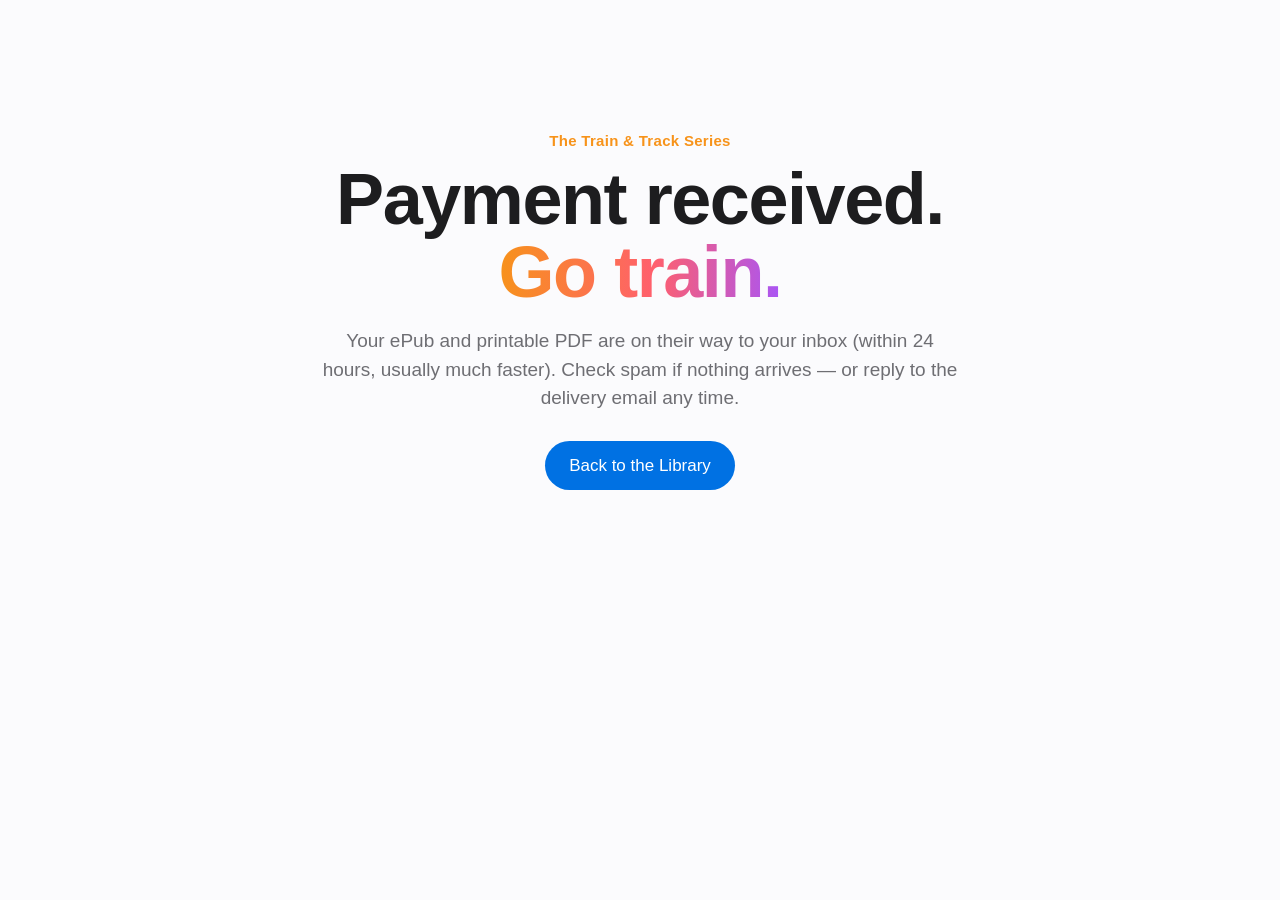
<file: thanks.html>
<!DOCTYPE html>
<html lang="en">
<head>
<meta charset="utf-8" />
<meta name="viewport" content="width=device-width, initial-scale=1" />
<meta name="robots" content="noindex, nofollow" />
<title>Thank you — Cal Stone</title>
<link rel="icon" type="image/png" sizes="32x32" href="favicon-32.png" />
<link rel="apple-touch-icon" href="apple-touch-icon.png" />
<link rel="manifest" href="manifest.webmanifest" />
<meta name="theme-color" content="#fbfbfd" />
<link rel="stylesheet" href="style.css" />
</head>
<body>
<header class="hero" style="padding-bottom:80px">
  <p class="eyebrow">The Train &amp; Track Series</p>
  <h1 style="font-size:clamp(40px,7vw,72px)">Payment received.<br /><span class="grad">Go train.</span></h1>
  <p class="sub">Your ePub and printable PDF are on their way to your inbox (within 24 hours,
  usually much faster). Check spam if nothing arrives — or reply to the delivery email any time.</p>
  <div class="cta-row"><a class="btn-primary" href="index.html">Back to the Library</a></div>
</header>
</body>
</html>
</file>
<file: style.css>
/* Cal Stone storefront — generated by site-gen.js */
:root {
  --bg: #fbfbfd; --ink: #1d1d1f; --gray: #6e6e73; --line: #d2d2d7;
  --accent: #f7931a; --radius: 18px;
  --font: -apple-system, BlinkMacSystemFont, "SF Pro Display", "Segoe UI", Roboto, Helvetica, Arial, sans-serif;
}
* { margin: 0; padding: 0; box-sizing: border-box; }
html { scroll-behavior: smooth; }
body { font-family: var(--font); background: var(--bg); color: var(--ink);
  -webkit-font-smoothing: antialiased; line-height: 1.5; }

/* nav */
#nav { position: fixed; top: 0; left: 0; right: 0; z-index: 50;
  background: rgba(251,251,253,.78); backdrop-filter: saturate(180%) blur(20px);
  -webkit-backdrop-filter: saturate(180%) blur(20px); border-bottom: 1px solid rgba(0,0,0,.06); }
.nav-inner { max-width: 1024px; margin: 0 auto; display: flex; align-items: center;
  gap: 28px; padding: 0 22px; height: 48px; }
.brand { display: flex; align-items: center; gap: 9px; font-weight: 700; letter-spacing: .12em;
  font-size: 13px; color: var(--ink); text-decoration: none; }
.brand-mark { display: inline-flex; align-items: center; justify-content: center;
  width: 26px; height: 26px; border-radius: 7px; font-size: 12px; font-weight: 800;
  letter-spacing: 0; color: #fff; box-shadow: 0 2px 8px rgba(247,147,26,.35);
  background: linear-gradient(135deg, #f7931a 0%, #ff5f6d 55%, #a855f7 100%); }
.nav-links { display: flex; gap: 24px; flex: 1; }
.nav-links a { color: #424245; text-decoration: none; font-size: 13px; }
.nav-links a:hover { color: var(--ink); }
.nav-badge { font-size: 12px; color: var(--accent); font-weight: 600; white-space: nowrap; }

/* hero */
.hero { text-align: center; padding: 130px 22px 40px; overflow: hidden; }
.eyebrow { color: var(--accent); font-weight: 600; font-size: 15px; letter-spacing: .02em; }
.hero h1 { font-size: clamp(52px, 9vw, 96px); line-height: 1.02; font-weight: 700;
  letter-spacing: -.02em; margin: 10px 0 18px; }
.grad { background: linear-gradient(92deg, #f7931a 0%, #ff5f6d 55%, #a855f7 100%);
  -webkit-background-clip: text; background-clip: text; color: transparent; }
.sub { max-width: 640px; margin: 0 auto 28px; font-size: 19px; color: var(--gray); }
.cta-row { display: flex; gap: 18px; justify-content: center; align-items: center; flex-wrap: wrap; }
.btn-primary { background: #0071e3; color: #fff; padding: 12px 24px; border-radius: 980px;
  text-decoration: none; font-size: 17px; }
.btn-primary:hover { background: #0077ed; }
.btn-ghost { color: #0066cc; text-decoration: none; font-size: 17px; }
.btn-ghost:hover { text-decoration: underline; }

/* cover fan */
.fan-stage { position: relative; height: 340px; margin: 48px auto 8px; max-width: 900px; }
.fan { position: absolute; left: 50%; top: 12px; width: 176px; border-radius: 8px;
  box-shadow: 0 24px 48px rgba(0,0,0,.22); transition: transform .45s ease; }
.fan-0 { transform: translateX(-50%) rotate(0deg); z-index: 5; }
.fan-1 { transform: translateX(-118%) rotate(-8deg) translateY(16px); z-index: 4; }
.fan-2 { transform: translateX(18%) rotate(8deg) translateY(16px); z-index: 4; }
.fan-3 { transform: translateX(-186%) rotate(-15deg) translateY(44px); z-index: 3; }
.fan-4 { transform: translateX(86%) rotate(15deg) translateY(44px); z-index: 3; }
.fan:hover { transform: translateX(-50%) rotate(0) translateY(-10px) scale(1.04); z-index: 9; }

.stat-strip { display: flex; justify-content: center; gap: 56px; padding: 30px 0 10px; flex-wrap: wrap; }
.stat-strip div { display: flex; flex-direction: column; }
.stat-strip strong { font-size: 28px; font-weight: 700; }
.stat-strip span { font-size: 13px; color: var(--gray); }

/* library */
section { padding: 90px 22px; }
.library { max-width: 1080px; margin: 0 auto; }
h2 { font-size: clamp(34px, 5vw, 52px); font-weight: 700; letter-spacing: -.015em; }
.section-sub { color: var(--gray); font-size: 18px; max-width: 620px; margin: 12px 0 28px; }
.pills { display: flex; gap: 10px; flex-wrap: wrap; margin-bottom: 34px; }
.pill { border: 1px solid var(--line); background: #fff; color: var(--ink); font-size: 14px;
  padding: 8px 16px; border-radius: 980px; cursor: pointer; font-family: var(--font); }
.pill.active { background: var(--ink); color: #fff; border-color: var(--ink); }
.grid { display: grid; grid-template-columns: repeat(auto-fill, minmax(224px, 1fr)); gap: 22px; }
.card { background: #fff; border-radius: var(--radius); padding: 18px;
  box-shadow: 0 2px 12px rgba(0,0,0,.06); transition: transform .25s ease, box-shadow .25s ease;
  display: flex; flex-direction: column; cursor: pointer; }
.card:hover { transform: translateY(-4px); box-shadow: 0 14px 34px rgba(0,0,0,.12); }
.card:focus-visible { outline: 2px solid #0071e3; outline-offset: 3px; }
.cover-wrap { position: relative; border-radius: 10px; overflow: hidden; margin-bottom: 14px;
  box-shadow: 0 6px 18px rgba(0,0,0,.16); }
.cover-wrap img { width: 100%; display: block; }
.cover-cta { position: absolute; left: 50%; bottom: 12px; transform: translate(-50%, 8px);
  background: rgba(255,255,255,.92); color: #1d1d1f; font-size: 12px; font-weight: 600;
  padding: 6px 14px; border-radius: 980px; opacity: 0; transition: opacity .22s, transform .22s;
  backdrop-filter: blur(4px); pointer-events: none; white-space: nowrap; }
.card:hover .cover-cta { opacity: 1; transform: translate(-50%, 0); }
.card h3 { font-size: 17px; font-weight: 600; }
.card-tag { font-size: 13px; color: var(--gray); margin: 3px 0 6px; }
.card-meta { font-size: 12px; color: #a1a1a6; margin-bottom: 12px; }
.card-buy { margin-top: auto; display: flex; align-items: center; justify-content: space-between; }
.price { font-size: 17px; font-weight: 600; }
.btn-buy { background: var(--ink); color: #fff; border: 0; border-radius: 980px;
  padding: 8px 16px; font-size: 14px; font-weight: 600; cursor: pointer; font-family: var(--font);
  display: inline-flex; align-items: center; gap: 6px; transition: background .2s; }
.btn-buy:hover { background: #f7931a; }
.bolt { font-size: 13px; }

/* bundle */
.bundle { background: #000; color: #f5f5f7; text-align: center; }
.bundle-inner { max-width: 720px; margin: 0 auto; }
.eyebrow-dark { color: var(--accent); font-weight: 600; font-size: 15px; }
.bundle h2 { margin: 10px 0 16px; }
.bundle-sub { color: #a1a1a6; font-size: 18px; margin-bottom: 26px; }
.bundle-price { display: flex; gap: 18px; justify-content: center; align-items: baseline; margin-bottom: 26px; }
.was { color: #6e6e73; text-decoration: line-through; font-size: 22px; }
.now { font-size: 48px; font-weight: 700; }
.btn-buy-xl { padding: 14px 30px; font-size: 17px; background: var(--accent); }
.btn-buy-xl:hover { background: #ffa940; }

/* bitcoin */
.bitcoin { max-width: 980px; margin: 0 auto; text-align: center; }
.feature-row { display: grid; grid-template-columns: repeat(auto-fit, minmax(240px, 1fr));
  gap: 26px; margin-top: 44px; text-align: left; }
.feature { background: #fff; border-radius: var(--radius); padding: 28px;
  box-shadow: 0 2px 12px rgba(0,0,0,.06); }
.feature-ico { font-size: 30px; margin-bottom: 12px; }
.feature h3 { font-size: 20px; margin-bottom: 8px; }
.feature p { color: var(--gray); font-size: 15px; }
.fine { color: #a1a1a6; font-size: 12px; margin-top: 30px; }

/* about + footer */
.about { max-width: 680px; margin: 0 auto; text-align: center; }
.about p { color: var(--gray); font-size: 18px; margin-top: 16px; }
.about .eyebrow { margin-top: 4px; }
.about h2 { margin-top: 6px; }
.cs-monogram { width: 84px; height: 84px; border-radius: 50%; margin: 0 auto 22px;
  display: flex; align-items: center; justify-content: center;
  font-size: 30px; font-weight: 700; letter-spacing: .04em; color: #fff;
  background: linear-gradient(135deg, #f7931a 0%, #ff5f6d 55%, #a855f7 100%);
  box-shadow: 0 14px 34px rgba(247,147,26,.30); }
.about-facts { display: flex; justify-content: center; gap: 44px; flex-wrap: wrap;
  margin-top: 44px; padding-top: 32px; border-top: 1px solid var(--line); }
.about-facts div { display: flex; flex-direction: column; }
.about-facts strong { font-size: 22px; font-weight: 700; }
.about-facts span { font-size: 12px; color: var(--gray); margin-top: 3px; }
footer { border-top: 1px solid var(--line); padding: 34px 22px 60px; text-align: center;
  color: var(--gray); font-size: 13px; }
footer .fine { margin-top: 6px; }

/* modal */
.modal-backdrop { position: fixed; inset: 0; background: rgba(0,0,0,.45); z-index: 99;
  display: flex; align-items: center; justify-content: center; backdrop-filter: blur(6px); }
.modal-backdrop[hidden] { display: none; }
.modal { background: #fff; border-radius: 22px; padding: 34px; width: 340px; text-align: center;
  position: relative; box-shadow: 0 30px 80px rgba(0,0,0,.35); }
.modal-x { position: absolute; top: 12px; right: 16px; border: 0; background: none;
  font-size: 26px; color: var(--gray); cursor: pointer; }
.modal h3 { font-size: 18px; margin-bottom: 4px; }
.m-price { font-size: 26px; font-weight: 700; margin-bottom: 14px; }
.m-tabs { display: flex; gap: 8px; justify-content: center; margin-bottom: 16px; }
.m-tab { border: 1px solid var(--line); background: #fff; border-radius: 980px;
  padding: 7px 14px; font-size: 13px; cursor: pointer; font-family: var(--font); }
.m-tab.active { background: var(--ink); color: #fff; border-color: var(--ink); }
#m-qr { border-radius: 12px; border: 1px solid var(--line); }
.m-demo { font-size: 11px; color: #a1a1a6; margin-top: 14px; }
.m-demo code { font-size: 11px; }

/* book preview modal */
.pv-backdrop { align-items: flex-start; overflow-y: auto; padding: 40px 20px; }
.pv { background: #fff; border-radius: 22px; width: min(860px, 100%); position: relative;
  display: grid; grid-template-columns: 300px 1fr; gap: 0; overflow: hidden;
  box-shadow: 0 40px 100px rgba(0,0,0,.4); margin: auto; }
.pv-cover { background: #0e1116; padding: 34px; display: flex; align-items: center; justify-content: center; }
.pv-cover img { width: 100%; border-radius: 8px; box-shadow: 0 18px 40px rgba(0,0,0,.5); }
.pv-body { padding: 40px 40px 34px; }
.pv-eyebrow { color: var(--accent); font-weight: 600; font-size: 12px; letter-spacing: .04em;
  text-transform: uppercase; }
.pv-body h3 { font-size: 26px; font-weight: 700; letter-spacing: -.01em; margin: 6px 0 10px; }
.pv-sub { color: var(--gray); font-size: 14px; line-height: 1.45; margin-bottom: 18px; }
.pv-headline { font-size: 17px; font-weight: 600; line-height: 1.4; margin-bottom: 10px; }
.pv-copy { color: var(--gray); font-size: 14px; line-height: 1.6; margin-bottom: 20px; }
.pv-inside-h { font-size: 12px; font-weight: 700; letter-spacing: .04em; text-transform: uppercase;
  color: #86868b; margin-bottom: 8px; }
.pv-inside { list-style: none; margin-bottom: 24px; }
.pv-inside li { position: relative; padding-left: 24px; font-size: 14px; color: #333;
  margin-bottom: 7px; line-height: 1.4; }
.pv-inside li::before { content: "\2713"; position: absolute; left: 0; color: var(--accent); font-weight: 700; }
.pv-buy { display: flex; align-items: center; gap: 16px; flex-wrap: wrap; }
.pv-buy .btn-buy-xl { background: var(--ink); padding: 13px 26px; }
.pv-buy .btn-buy-xl:hover { background: var(--accent); }
.pv-note { font-size: 12px; color: #a1a1a6; }
@media (max-width: 680px) {
  .pv { grid-template-columns: 1fr; }
  .pv-cover { padding: 28px 28px 0; }
  .pv-cover img { width: 150px; margin: 0 auto; }
  .pv-body { padding: 24px 26px 30px; }
}

/* reveal animation */
.reveal { opacity: 0; transform: translateY(22px); transition: opacity .7s ease, transform .7s ease; }
.reveal.in { opacity: 1; transform: none; }

@media (max-width: 640px) {
  .nav-links { display: none; }
  .fan-stage { height: 250px; }
  .fan { width: 120px; }
  .stat-strip { gap: 30px; }
}

/* private preview gate */
#preview-gate { position: fixed; inset: 0; z-index: 1000; padding: 22px;
  background: radial-gradient(circle at 50% 28%, #1c1c22, #000 70%);
  display: flex; align-items: center; justify-content: center; }
html.cs-open #preview-gate { display: none; }
html:not(.cs-open), html:not(.cs-open) body { overflow: hidden; }
.pg-card { max-width: 340px; width: 100%; text-align: center; color: #f5f5f7; }
.pg-bolt { font-size: 42px; margin-bottom: 6px; }
.pg-eyebrow { color: var(--accent); font-weight: 600; font-size: 13px; letter-spacing: .02em; }
.pg-card h2 { font-size: 30px; font-weight: 700; margin: 6px 0 10px; letter-spacing: -.01em; }
.pg-sub { color: #a1a1a6; font-size: 15px; margin-bottom: 22px; }
#pg-input { width: 100%; padding: 13px 16px; border-radius: 12px; border: 1px solid #3a3a3f;
  background: #111; color: #fff; font-size: 16px; font-family: var(--font);
  margin-bottom: 12px; box-sizing: border-box; }
#pg-input:focus { outline: none; border-color: var(--accent); }
#pg-go { width: 100%; padding: 13px; border-radius: 980px; border: 0; background: var(--accent);
  color: #1d1d1f; font-weight: 700; font-size: 16px; cursor: pointer; font-family: var(--font); }
#pg-go:hover { background: #ffa940; }
.pg-err { color: #ff6b6b; font-size: 13px; min-height: 18px; margin-top: 12px; }
</file>
